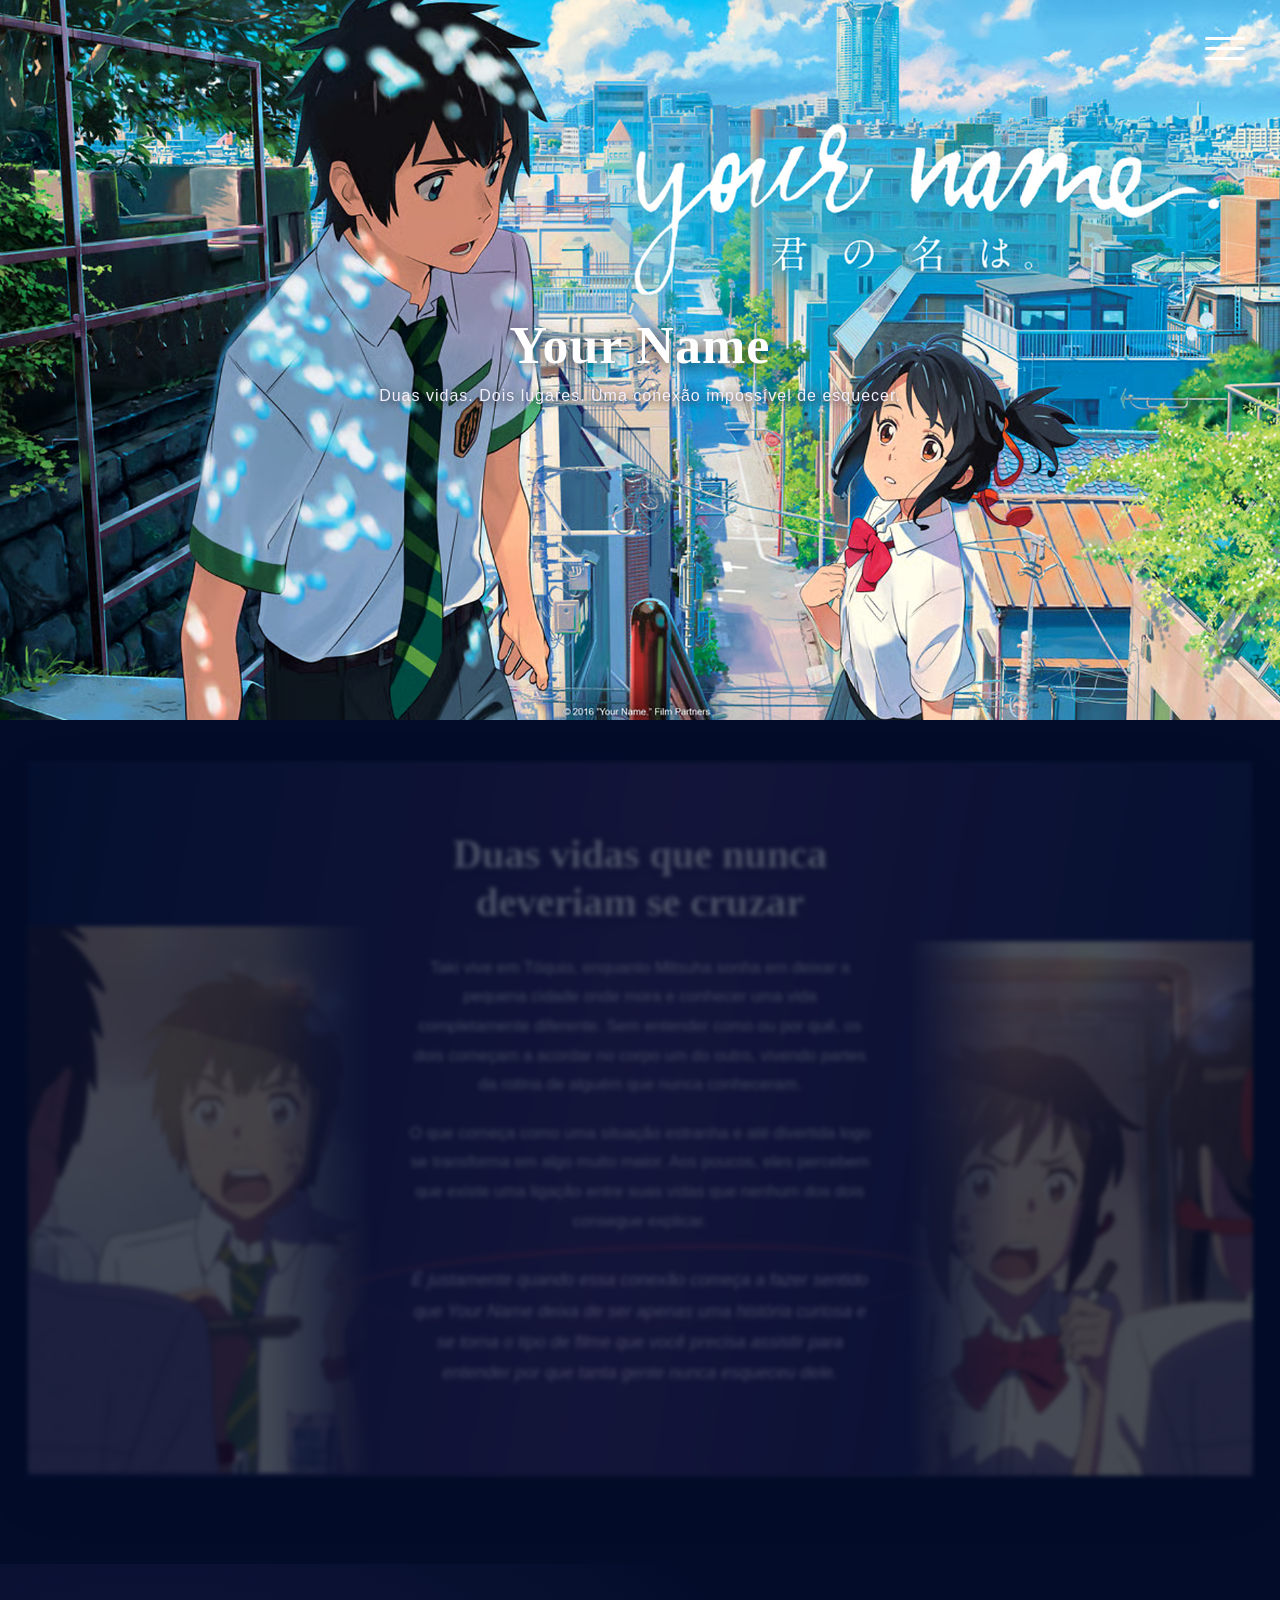
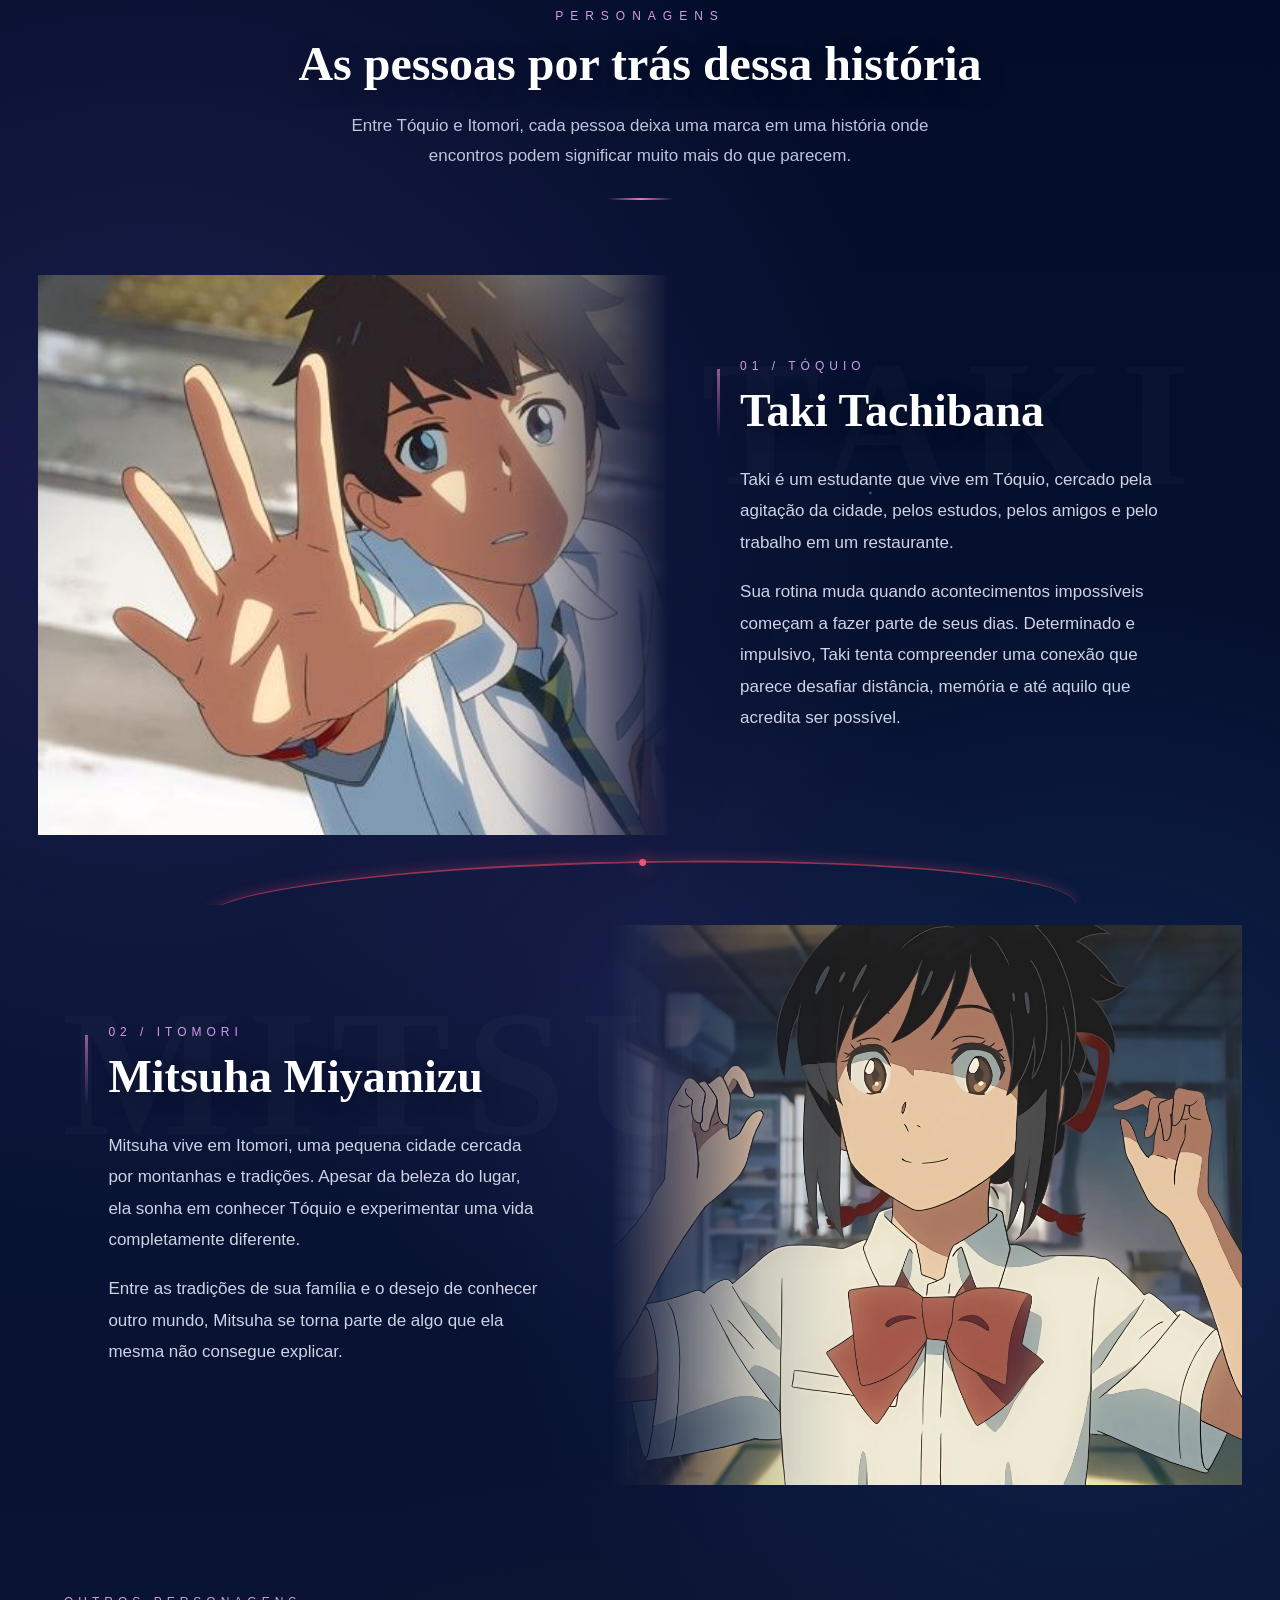
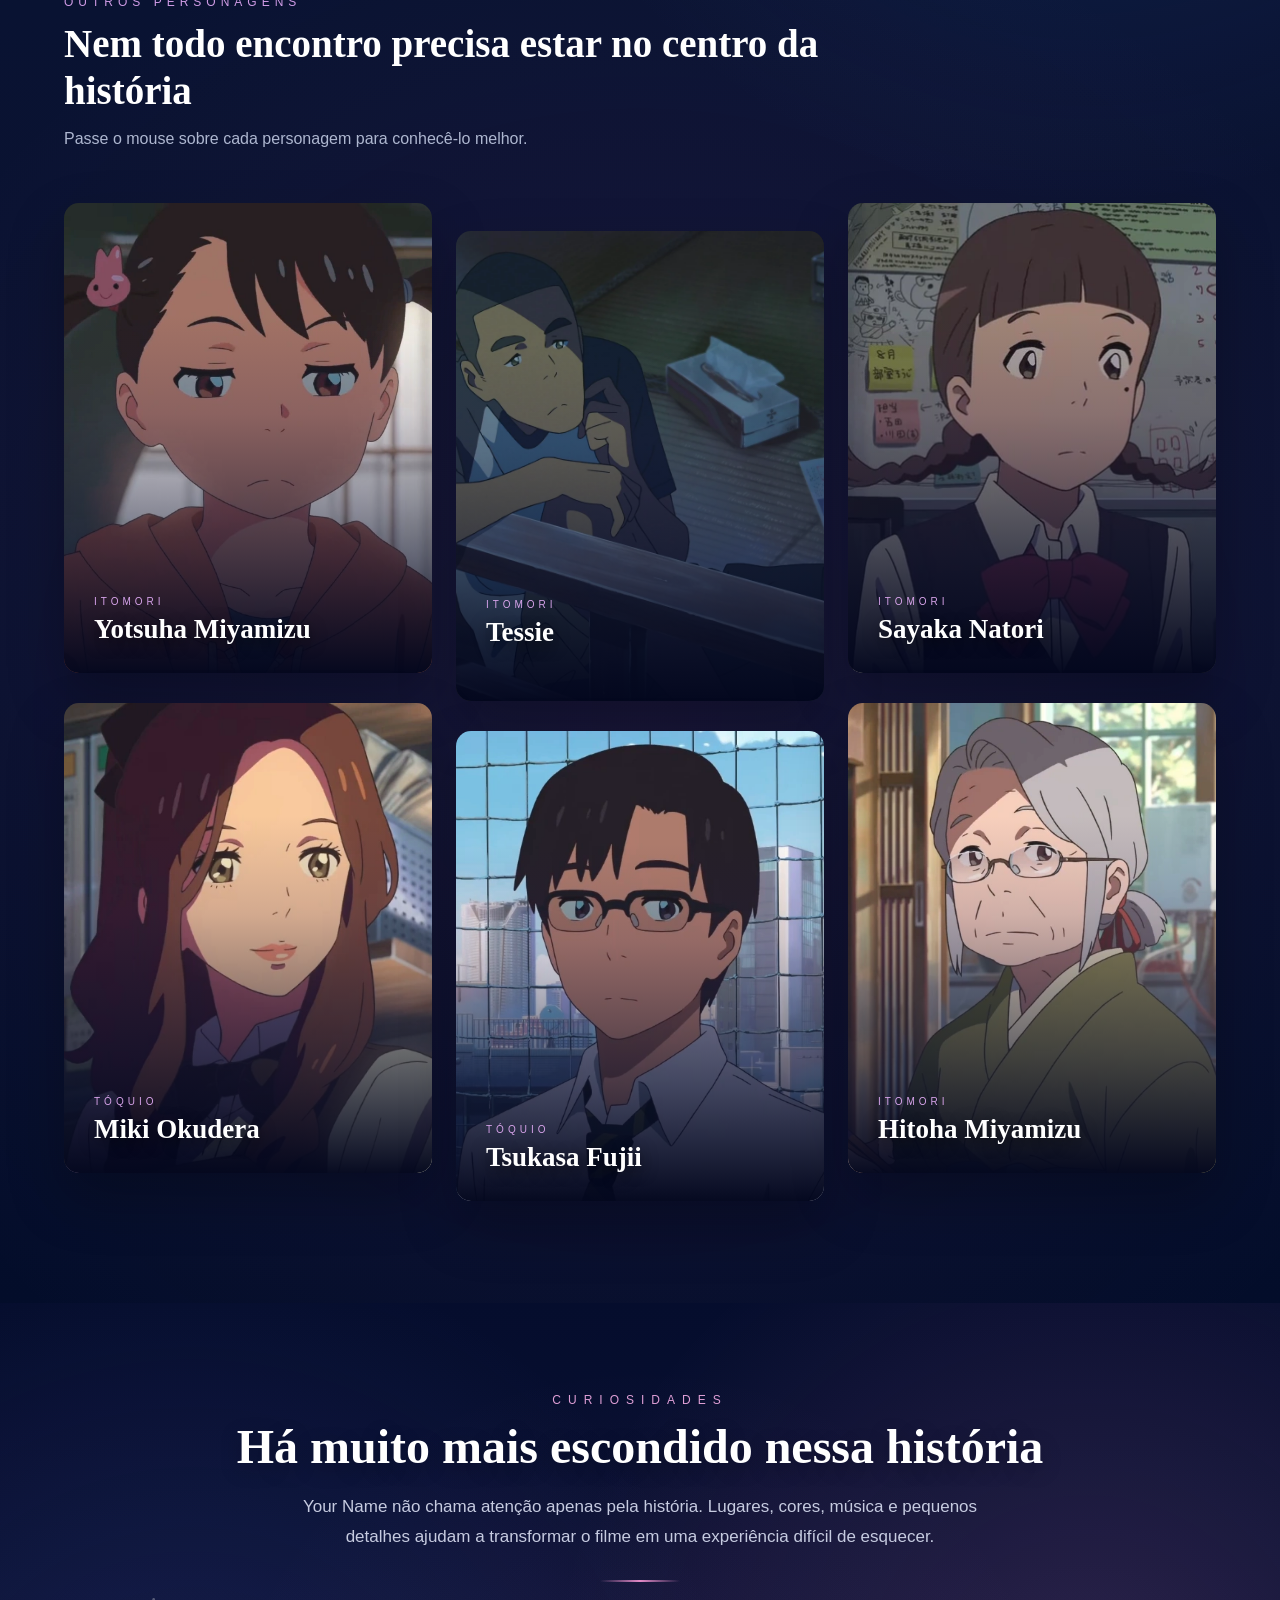
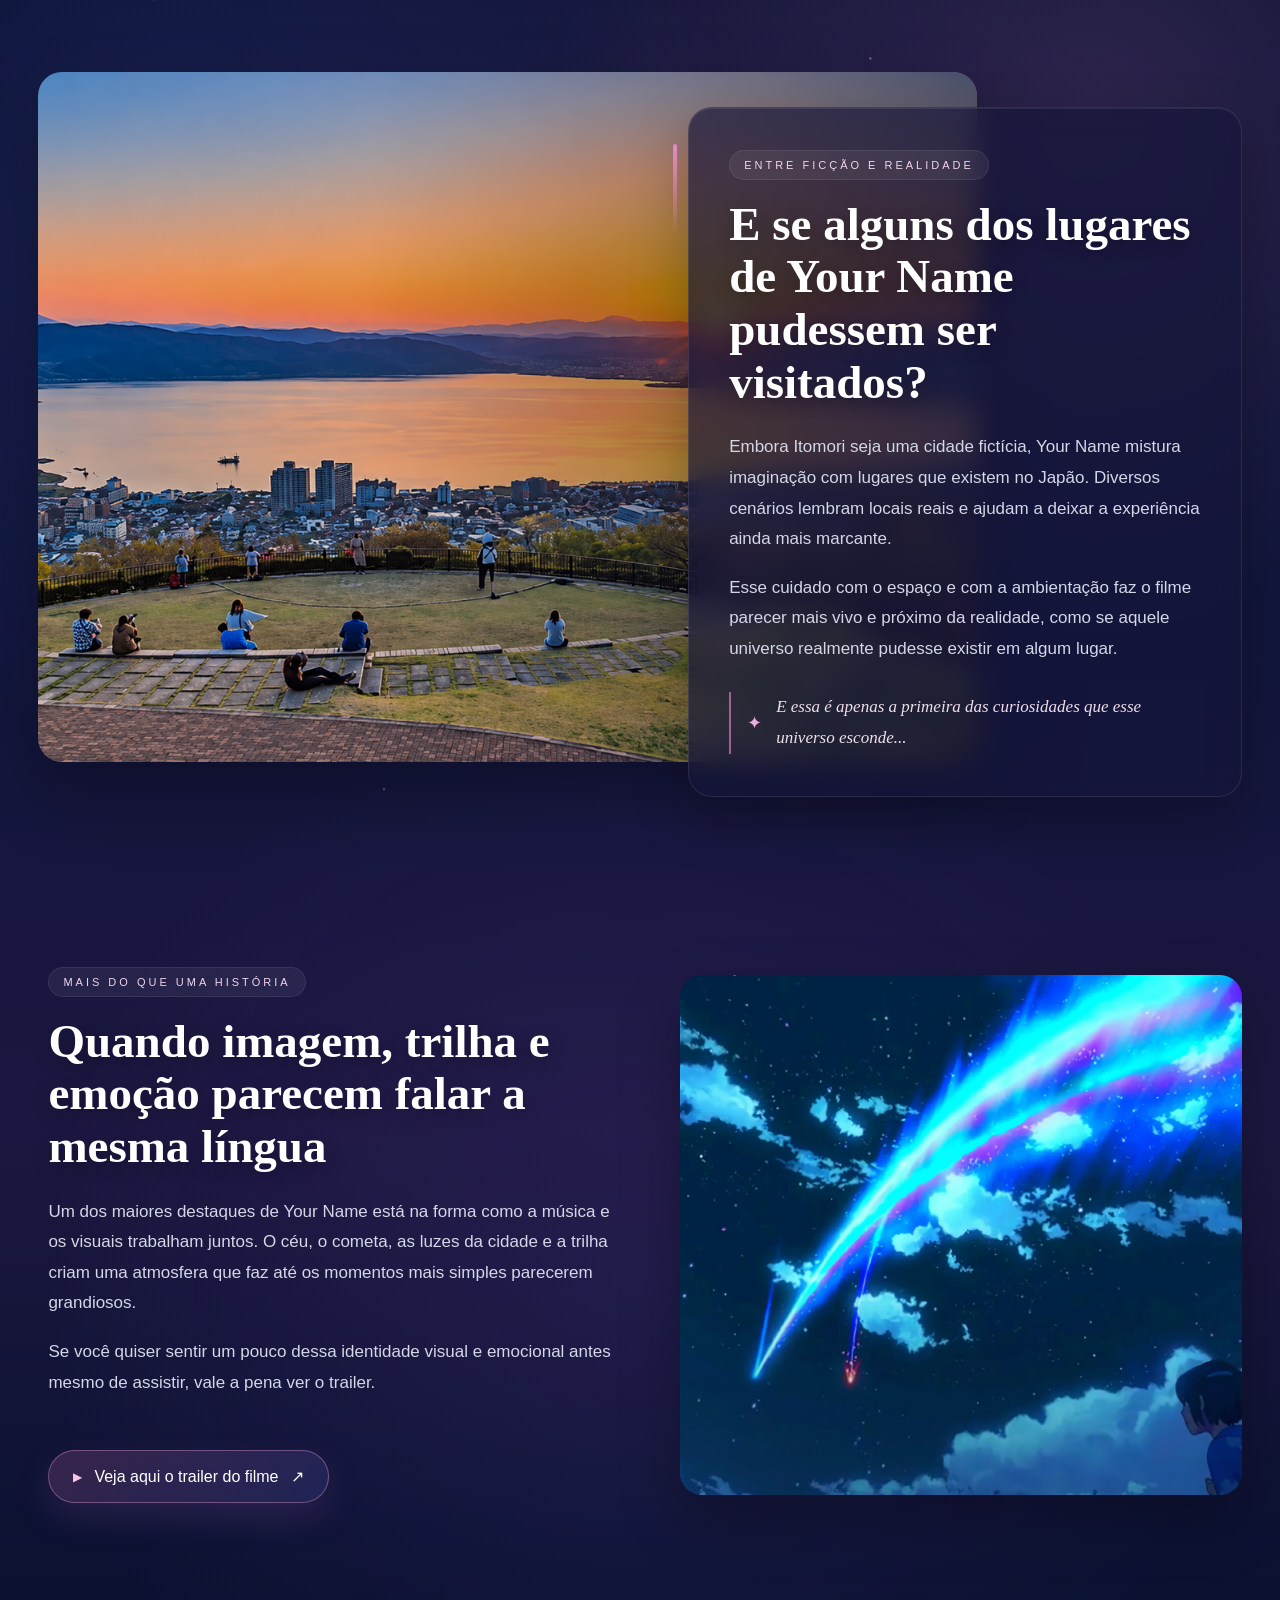
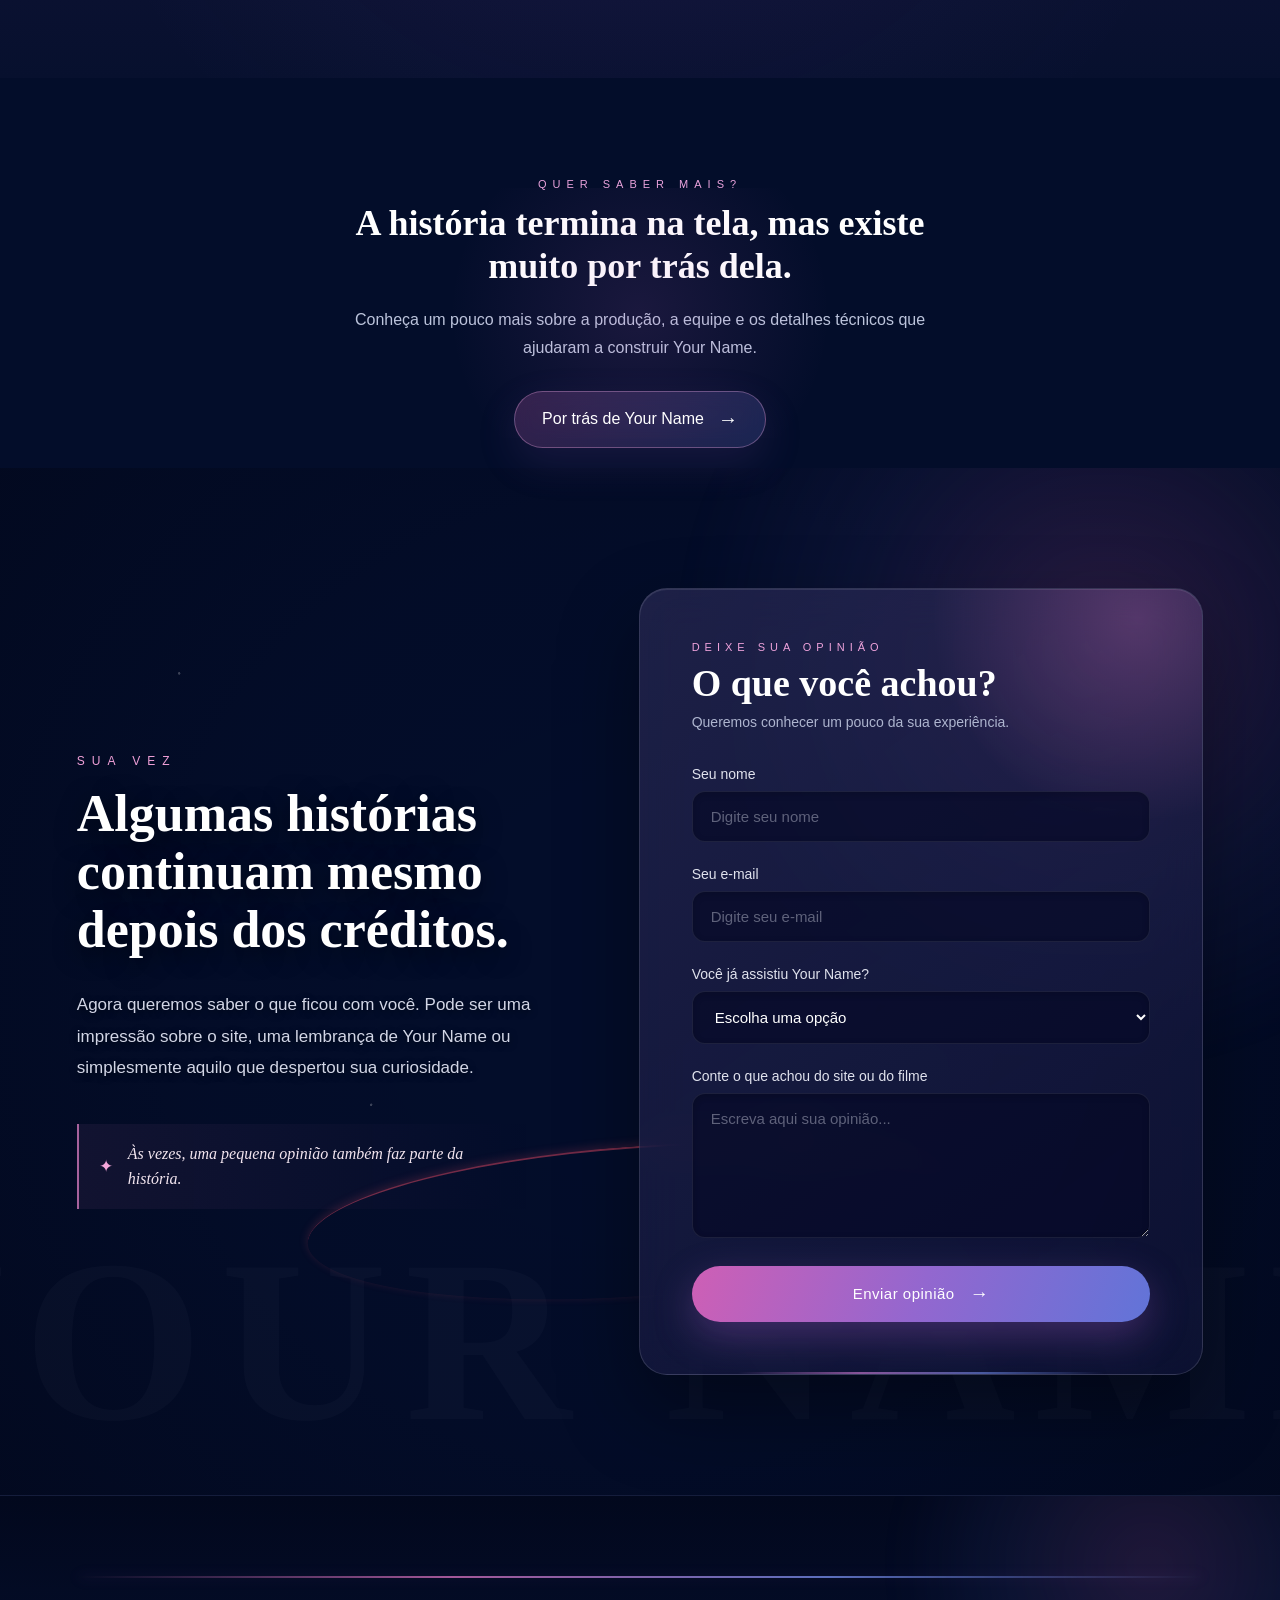
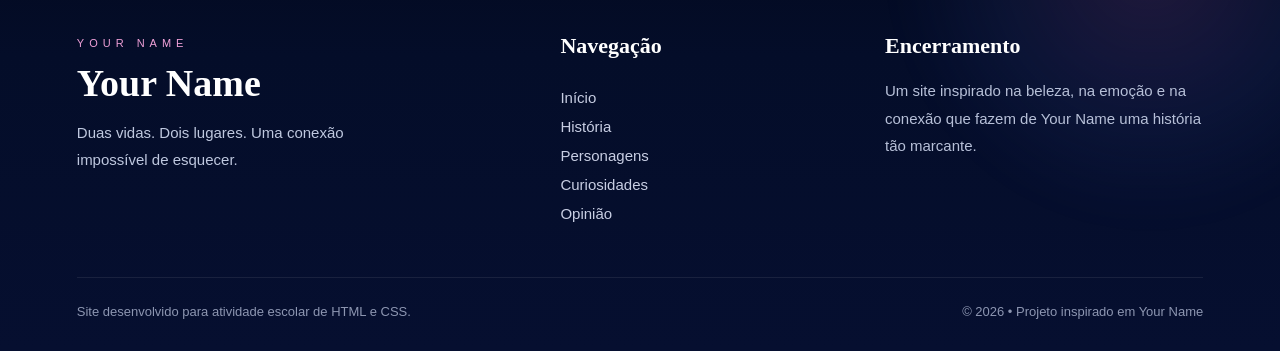
<file: index.html>
<!DOCTYPE html>
<html lang="pt-br">
<head>
    <meta charset="UTF-8">
    <meta name="viewport" content="width=device-width, initial-scale=1.0">
    <link rel="stylesheet" href="style.css">
    <title>Your name</title>
</head>

    

<body>
    <header class="inicio" id="inicio">
        
        <img
        class="imagem-inicio"
        src="./src/your_name_4k_upscaled.jpg"
        alt="Your Name"
    >

    <input type="checkbox" id="menu-abrir">

    <label for="menu-abrir" class="menu-botao">
        <span></span>
        <span></span>
        <span></span>
    </label>

    <nav class="menu">
        <a href="#inicio">Início</a>
        <a href="#historia">História</a>
        <a href="#personagens">Personagens</a>
        <a href="#curiosidades">Curiosidades</a>
    </nav>

    <div class="conteudo-inicio">

        <h1>Your Name</h1>

        <p class="subtitulo">
            Duas vidas. Dois lugares. Uma conexão impossível de esquecer.
        </p>

    </div>




    </header>



    <main>
         
        <div class="historia-faixa" id="historia">

        <div class="personagem-lado personagem-taki">
            <img src="./src/Capturar.PNG" alt="Taki de Your Name">
        </div>

        <div class="historia-centro">

            <h2>Duas vidas que nunca deveriam se cruzar</h2>

            <p>
                Taki vive em Tóquio, enquanto Mitsuha sonha em deixar
                a pequena cidade onde mora e conhecer uma vida completamente
                diferente. Sem entender como ou por quê, os dois começam
                a acordar no corpo um do outro, vivendo partes da rotina
                de alguém que nunca conheceram.
            </p>

            <p>
                O que começa como uma situação estranha e até divertida
                logo se transforma em algo muito maior. Aos poucos, eles
                percebem que existe uma ligação entre suas vidas que nenhum
                dos dois consegue explicar.
            </p>

            <p class="historia-impacto">
                É justamente quando essa conexão começa a fazer sentido
                que Your Name deixa de ser apenas uma história curiosa
                e se torna o tipo de filme que você precisa assistir
                para entender por que tanta gente nunca esqueceu dele.
            </p>

        </div>

        <div class="personagem-lado personagem-mitsuha">
            <img src="./src/pm.PNG" alt="Mitsuha de Your Name">
        </div>

    </div>



    <!-- =========================================
     PERSONAGENS
========================================= -->

<div class="secao-personagens" id="personagens">

    <!-- TÍTULO -->

    <div class="personagens-titulo">

        <span class="pequeno-titulo">PERSONAGENS</span>

        <h2>As pessoas por trás dessa história</h2>

        <p>
            Entre Tóquio e Itomori, cada pessoa deixa uma marca em uma
            história onde encontros podem significar muito mais do que parecem.
        </p>

    </div>


    <!-- =====================================
         TAKI
    ====================================== -->

    <div class="protagonista protagonista-taki">

        <span class="nome-fundo nome-taki">TAKI</span>

        <div class="protagonista-imagem">
            <img
                src="./src/mv5bytjhm2rkzdmtnduxns00y2rkltk4ztetmtgwnzg5njm4yjizxkeyxkfqcgdeqxvymzgxodm4njm-v1_orig.jpg"
                alt="Taki Tachibana, personagem de Your Name"
            >
        </div>

        <div class="protagonista-texto">

            <span class="protagonista-numero">01 / TÓQUIO</span>

            <h3>Taki Tachibana</h3>

            <p>
                Taki é um estudante que vive em Tóquio, cercado pela
                agitação da cidade, pelos estudos, pelos amigos e pelo
                trabalho em um restaurante.
            </p>

            <p>
                Sua rotina muda quando acontecimentos impossíveis começam
                a fazer parte de seus dias. Determinado e impulsivo,
                Taki tenta compreender uma conexão que parece desafiar
                distância, memória e até aquilo que acredita ser possível.
            </p>

        </div>

    </div>


    <!-- FIO ENTRE OS PROTAGONISTAS -->

    <div class="fio-conexao">
        <span></span>
    </div>


    <!-- =====================================
         MITSUHA
    ====================================== -->

    <div class="protagonista protagonista-mitsuha">

        <span class="nome-fundo nome-mitsuha">MITSUHA</span>

        <div class="protagonista-texto">

            <span class="protagonista-numero">02 / ITOMORI</span>

            <h3>Mitsuha Miyamizu</h3>

            <p>
                Mitsuha vive em Itomori, uma pequena cidade cercada por
                montanhas e tradições. Apesar da beleza do lugar, ela
                sonha em conhecer Tóquio e experimentar uma vida
                completamente diferente.
            </p>

            <p>
                Entre as tradições de sua família e o desejo de conhecer
                outro mundo, Mitsuha se torna parte de algo que ela mesma
                não consegue explicar.
            </p>

        </div>

        <div class="protagonista-imagem">
            <img
                src="./src/Mitsuha_Miyamizu_13.webp"
                alt="Mitsuha Miyamizu, personagem de Your Name"
            >
        </div>

    </div>


    <!-- =====================================
         SECUNDÁRIOS
    ====================================== -->

    <div class="personagens-secundarios">

        <div class="secundarios-titulo">

            <span>OUTROS PERSONAGENS</span>

            <h2>Nem todo encontro precisa estar no centro da história</h2>

            <p>
                Passe o mouse sobre cada personagem para conhecê-lo melhor.
            </p>

        </div>


        <div class="grade-personagens">


            <!-- YOTSUHA -->

            <div class="card-personagem">

                <img
                    src="./src/Yotsuha_Miyamizu_13.webp"
                    alt="Yotsuha Miyamizu, irmã de Mitsuha"
                >

                <div class="card-fundo"></div>

                <div class="card-informacoes">

                    <span>ITOMORI</span>

                    <h3>Yotsuha Miyamizu</h3>

                    <p>
                        Irmã mais nova de Mitsuha. Espontânea e observadora,
                        participa da rotina e das tradições da família
                        Miyamizu.
                    </p>

                </div>

            </div>


            <!-- TESSIE -->

            <div class="card-personagem">

                <img
                    src="./src/Katsuhiko_Teshigawara.webp"
                    alt="Katsuhiko Teshigawara, conhecido como Tessie"
                >

                <div class="card-fundo"></div>

                <div class="card-informacoes">

                    <span>ITOMORI</span>

                    <h3>Tessie</h3>

                    <p>
                        Um dos amigos mais próximos de Mitsuha. Descontraído
                        e curioso, demonstra grande lealdade quando seus
                        amigos realmente precisam dele.
                    </p>

                </div>

            </div>


            <!-- SAYAKA -->

            <div class="card-personagem">

                <img
                    src="./src/Sayaka_13.webp"
                    alt="Sayaka Natori, amiga de Mitsuha"
                >

                <div class="card-fundo"></div>

                <div class="card-informacoes">

                    <span>ITOMORI</span>

                    <h3>Sayaka Natori</h3>

                    <p>
                        Amiga de Mitsuha e Tessie. Reservada e sensata,
                        ela completa o pequeno grupo de amigos de Itomori.
                    </p>

                </div>

            </div>


            <!-- OKUDERA -->

            <div class="card-personagem">

                <img
                    src="./src/Miki_Okudera_16.webp"
                    alt="Miki Okudera, colega de trabalho de Taki"
                >

                <div class="card-fundo"></div>

                <div class="card-informacoes">

                    <span>TÓQUIO</span>

                    <h3>Miki Okudera</h3>

                    <p>
                        Colega de trabalho de Taki. Confiante e observadora,
                        ela ocupa um lugar importante em sua rotina em Tóquio.
                    </p>

                </div>

            </div>


            <!-- TSUKASA -->

            <div class="card-personagem">

                <img
                    src="./src/Tsukasa_Fujii_16.webp"
                    alt="Tsukasa Fujii, amigo de Taki"
                >

                <div class="card-fundo"></div>

                <div class="card-informacoes">

                    <span>TÓQUIO</span>

                    <h3>Tsukasa Fujii</h3>

                    <p>
                        Um dos amigos próximos de Taki. Ele percebe quando
                        o comportamento do amigo começa a parecer diferente
                        do habitual.
                    </p>

                </div>

            </div>


            <!-- HITOHA -->

            <div class="card-personagem">

                <img
                    src="./src/Hitoha_Miyamizu.webp"
                    alt="Hitoha Miyamizu, avó de Mitsuha"
                >

                <div class="card-fundo"></div>

                <div class="card-informacoes">

                    <span>ITOMORI</span>

                    <h3>Hitoha Miyamizu</h3>

                    <p>
                        Avó de Mitsuha e Yotsuha. Ela preserva as tradições
                        da família e representa uma forte ligação com
                        memória e passado.
                    </p>

                </div>

            </div>


        </div>

    </div>

</div>




<!-- =========================================
     CURIOSIDADES
========================================= -->

<div class="secao-curiosidades" id="curiosidades">

    <div class="brilho-cometa"></div>

    <div class="curiosidades-topo">
        <span class="curiosidades-label">CURIOSIDADES</span>
        <h2>Há muito mais escondido nessa história</h2>
        <p>
            Your Name não chama atenção apenas pela história. Lugares,
            cores, música e pequenos detalhes ajudam a transformar o filme
            em uma experiência difícil de esquecer.
        </p>
    </div>


    <!-- =====================================
         CURIOSIDADE 01
    ====================================== -->

    <div class="curiosidade-destaque">

        <span class="numero-fundo-curiosidade">01</span>

        <div class="curiosidade-destaque-imagem">
            <img
                src="./src/55ec703a-03cb-4e5f-b858-4fadd3f61f8e.png"
                alt="Paisagem inspirada nos cenários de Your Name"
            >
        </div>

        <div class="curiosidade-destaque-card">

            <span class="mini-tag">ENTRE FICÇÃO E REALIDADE</span>

            <h3>
                E se alguns dos lugares de Your Name
                pudessem ser visitados?
            </h3>

            <p>
                Embora Itomori seja uma cidade fictícia, Your Name mistura
                imaginação com lugares que existem no Japão. Diversos
                cenários lembram locais reais e ajudam a deixar a experiência
                ainda mais marcante.
            </p>

            <p>
                Esse cuidado com o espaço e com a ambientação faz o filme
                parecer mais vivo e próximo da realidade, como se aquele
                universo realmente pudesse existir em algum lugar.
            </p>

            <div class="curiosidade-frase">
                <span>✦</span>
                <p>
                    E essa é apenas a primeira das curiosidades que esse
                    universo esconde...
                </p>
            </div>

        </div>

    </div>


    <!-- =====================================
         CURIOSIDADE 02
    ====================================== -->

    <div class="curiosidade-trailer-premium">

        <div class="curiosidade-trailer-texto">

            <span class="mini-tag">MAIS DO QUE UMA HISTÓRIA</span>

            <h3>
                Quando imagem, trilha e emoção
                parecem falar a mesma língua
            </h3>

            <p>
                Um dos maiores destaques de Your Name está na forma como
                a música e os visuais trabalham juntos. O céu, o cometa,
                as luzes da cidade e a trilha criam uma atmosfera que faz
                até os momentos mais simples parecerem grandiosos.
            </p>

            <p>
                Se você quiser sentir um pouco dessa identidade visual e
                emocional antes mesmo de assistir, vale a pena ver o trailer.
            </p>

            <a
                class="botao-trailer-premium"
                href="https://www.youtube.com/watch?v=k4xGqY5IDBE"
                target="_blank"
                rel="noopener noreferrer"
            >
                <span class="play-premium">▶</span>
                <span>Veja aqui o trailer do filme</span>
                <span class="seta-premium">↗</span>
            </a>

        </div>

        <div class="curiosidade-trailer-imagem">
            <img
                src="./src/your-name-anime-comet-scene-u9lsdadsmybxrq05.jpg"
                alt="Céu com cometa representando a atmosfera visual de Your Name"
            >
        </div>

    </div>

</div>




<div class="acesso-bastidores">

    <span class="acesso-bastidores-tag">
        QUER SABER MAIS?
    </span>

    <h3>
        A história termina na tela,
        mas existe muito por trás dela.
    </h3>

    <p>
        Conheça um pouco mais sobre a produção,
        a equipe e os detalhes técnicos que ajudaram
        a construir Your Name.
    </p>

    <a
        href="./curiosidades.html"
        class="botao-bastidores"
    >
        <span>Por trás de Your Name</span>
        <span class="seta-bastidores">→</span>
    </a>

</div>



<!-- =========================================
     OPINIÃO
========================================= -->

<div class="secao-opiniao" id="opiniao">

    <!-- elementos decorativos -->

    <span class="nome-fundo-opiniao">
        YOUR NAME
    </span>

    <div class="brilho-opiniao"></div>

    <div class="fio-opiniao"></div>


    <div class="opiniao-conteudo">


        <!-- =================================
             TEXTO
        ================================== -->

        <div class="opiniao-introducao">

            <span class="opiniao-tag">
                SUA VEZ
            </span>

            <h2>
                Algumas histórias continuam
                mesmo depois dos créditos.
            </h2>

            <p>
                Agora queremos saber o que ficou com você.
                Pode ser uma impressão sobre o site, uma lembrança
                de Your Name ou simplesmente aquilo que despertou
                sua curiosidade.
            </p>


            <div class="opiniao-frase">

                <span>✦</span>

                <p>
                    Às vezes, uma pequena opinião também
                    faz parte da história.
                </p>

            </div>

        </div>


        <!-- =================================
             FORMULÁRIO
        ================================== -->

        <form class="formulario-opiniao">

            <div class="formulario-topo">

                <span>
                    DEIXE SUA OPINIÃO
                </span>

                <h3>
                    O que você achou?
                </h3>

                <p>
                    Queremos conhecer um pouco da sua experiência.
                </p>

            </div>


            <!-- NOME -->

            <div class="campo-formulario">

                <label for="nome">
                    Seu nome
                </label>

                <input
                    type="text"
                    id="nome"
                    name="nome"
                    placeholder="Digite seu nome"
                    required
                >

            </div>


            <!-- EMAIL -->

            <div class="campo-formulario">

                <label for="email">
                    Seu e-mail
                </label>

                <input
                    type="email"
                    id="email"
                    name="email"
                    placeholder="Digite seu e-mail"
                    required
                >

            </div>


            <!-- JÁ ASSISTIU? -->

            <div class="campo-formulario">

                <label for="assistiu">
                    Você já assistiu Your Name?
                </label>

                <select
                    id="assistiu"
                    name="assistiu"
                >

                    <option value="">
                        Escolha uma opção
                    </option>

                    <option value="sim">
                        Sim, já assisti
                    </option>

                    <option value="nao">
                        Ainda não
                    </option>

                    <option value="quero">
                        Quero assistir
                    </option>

                </select>

            </div>


            <!-- OPINIÃO -->

            <div class="campo-formulario">

                <label for="mensagem">
                    Conte o que achou do site ou do filme
                </label>

                <textarea
                    id="mensagem"
                    name="mensagem"
                    rows="6"
                    placeholder="Escreva aqui sua opinião..."
                    required
                ></textarea>

            </div>


            <!-- BOTÃO -->

            <button
                class="botao-enviar"
                type="submit"
            >

                <span>
                    Enviar opinião
                </span>

                <span class="seta-enviar">
                    →
                </span>

            </button>

        </form>

    </div>

</div>

















</main>




<footer class="rodape">

    <div class="rodape-brilho"></div>
    <div class="rodape-linha-cometa"></div>

    <div class="rodape-conteudo">

        <div class="rodape-marca">
            <span class="rodape-tag">YOUR NAME</span>

            <h2>Your Name</h2>

            <p>
                Duas vidas. Dois lugares. Uma conexão impossível de esquecer.
            </p>
        </div>


        <div class="rodape-links">
            <h3>Navegação</h3>

            <a href="#inicio">Início</a>
            <a href="#historia">História</a>
            <a href="#personagens">Personagens</a>
            <a href="#curiosidades">Curiosidades</a>
            <a href="#opiniao">Opinião</a>
        </div>


        <div class="rodape-frase">
            <h3>Encerramento</h3>

            <p>
                Um site inspirado na beleza, na emoção e na conexão
                que fazem de Your Name uma história tão marcante.
            </p>
        </div>

    </div>


    <div class="rodape-base">

        <p>
            Site desenvolvido para atividade escolar de HTML e CSS.
        </p>

        <p>
            © 2026 • Projeto inspirado em Your Name
        </p>

    </div>

</footer>

    

     
     
     
     
     
     
     
     
     
     
     



















<script src="script.js"></script>


    
</body>
</html>
</file>
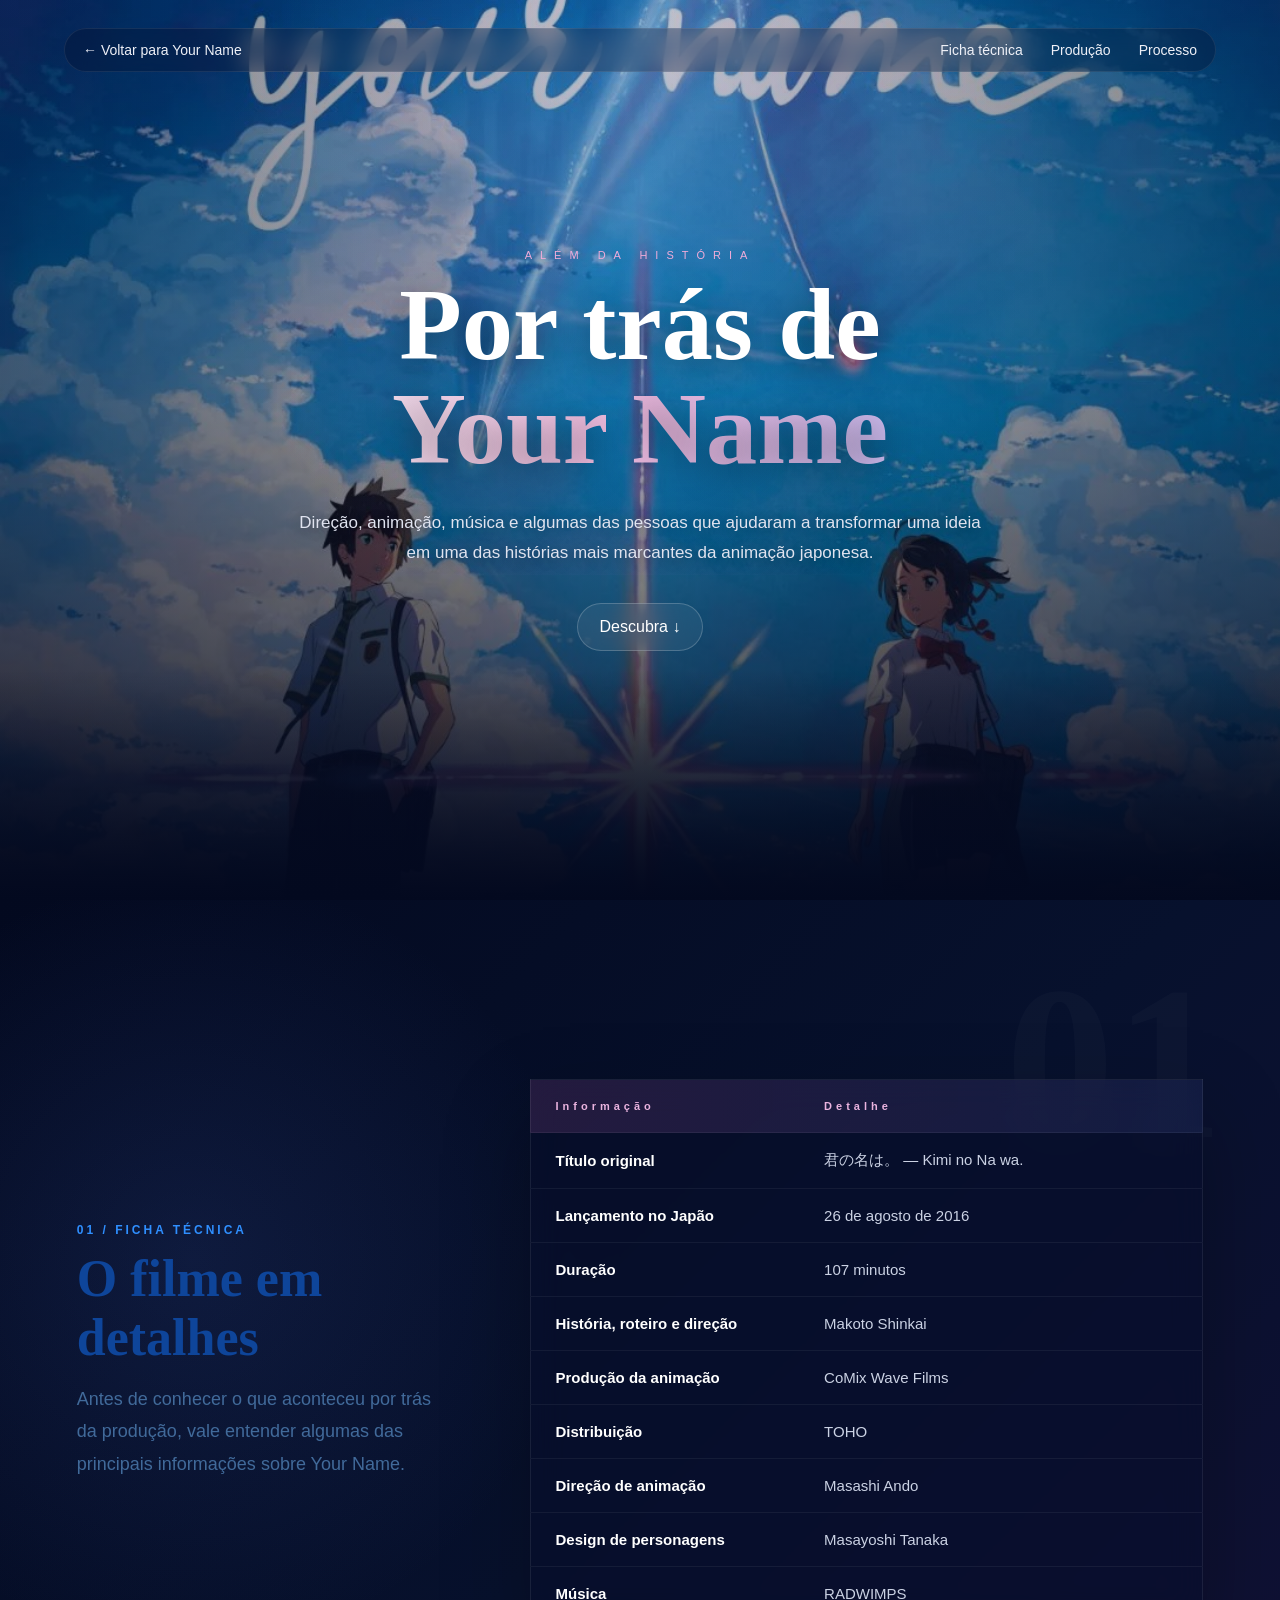
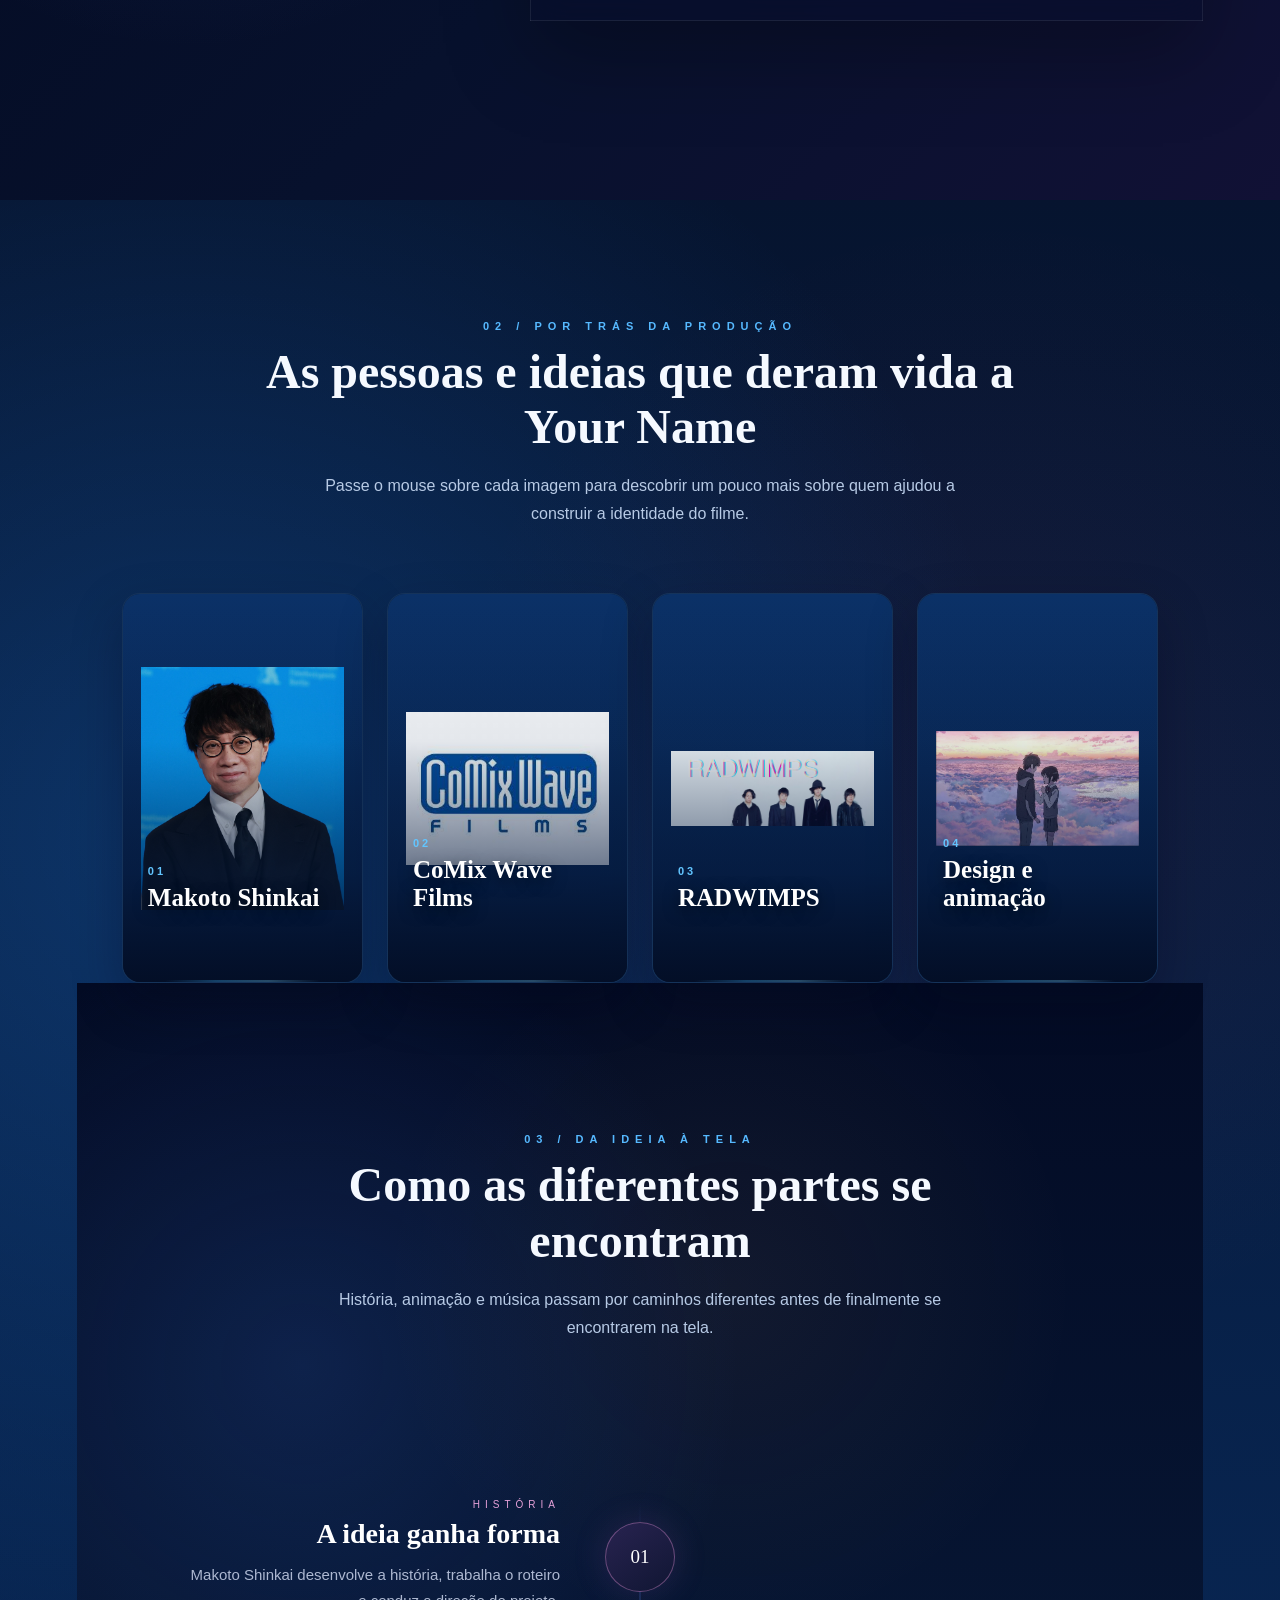
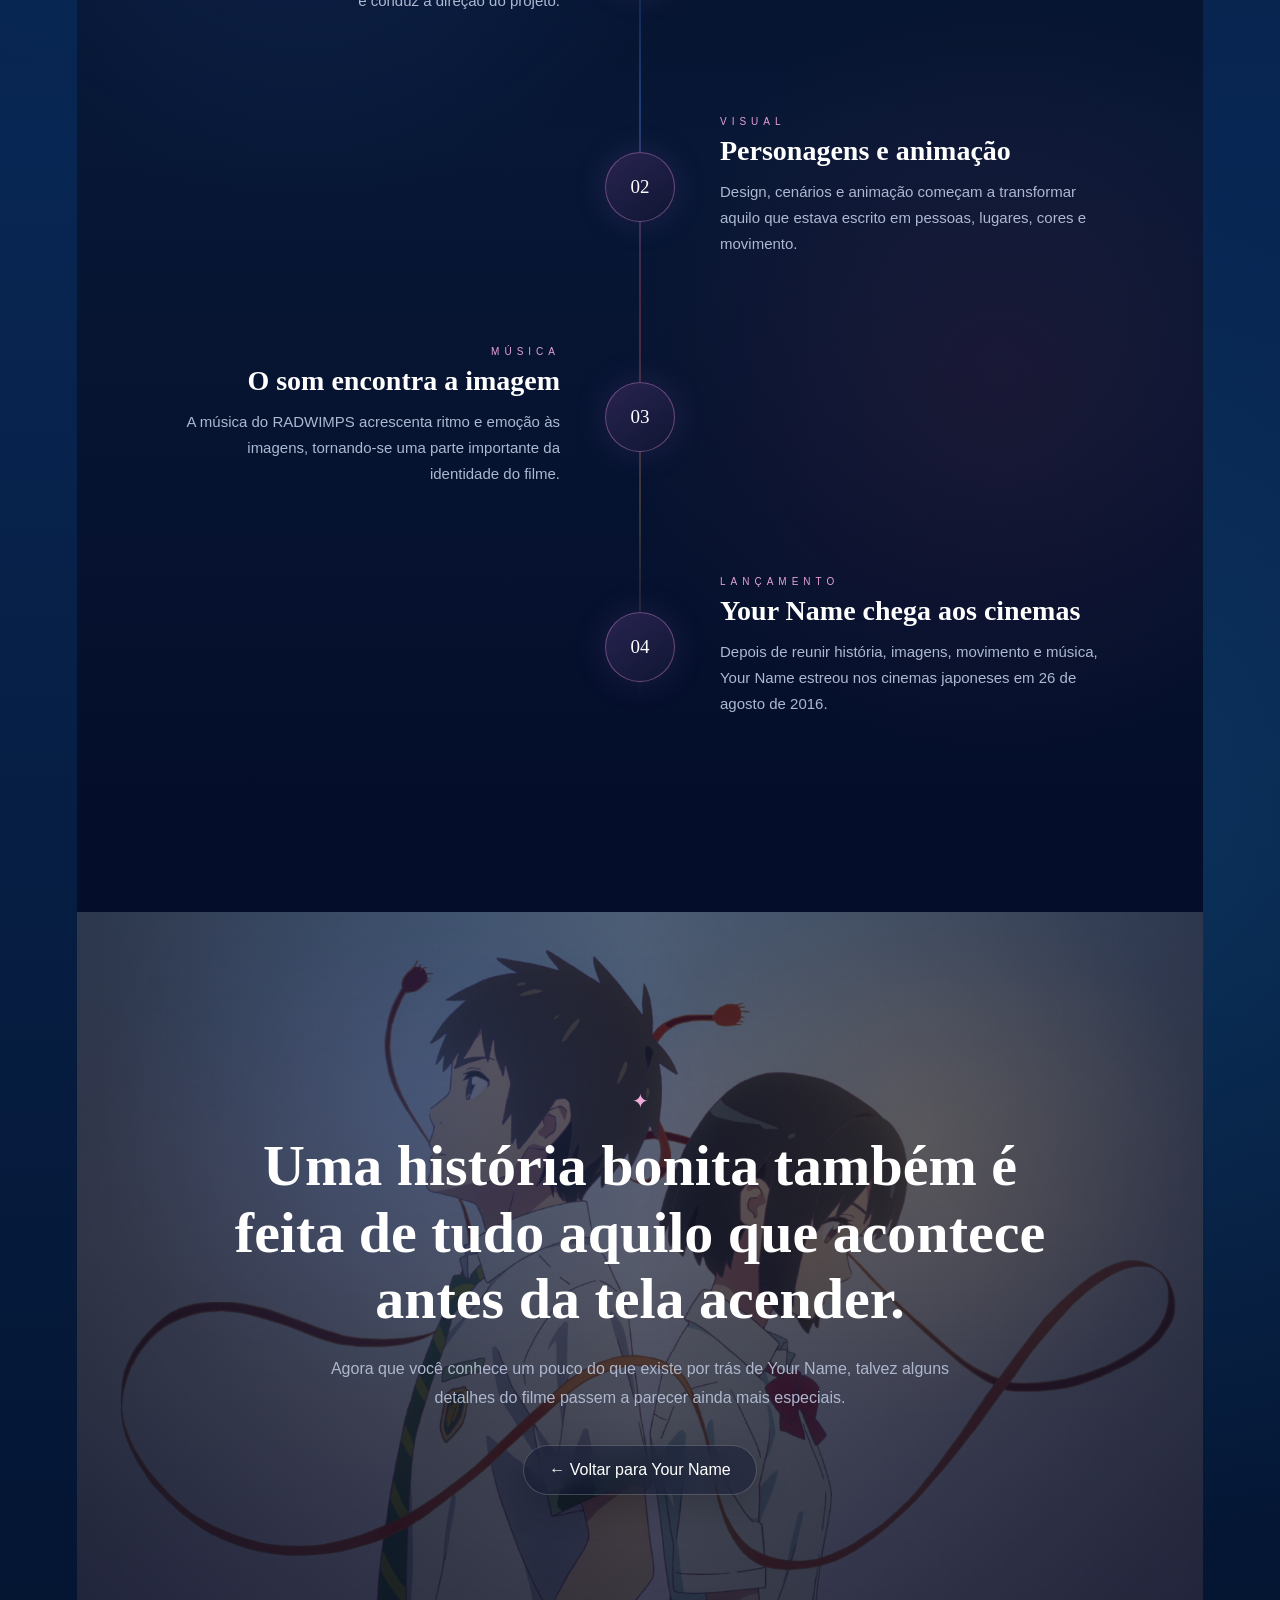
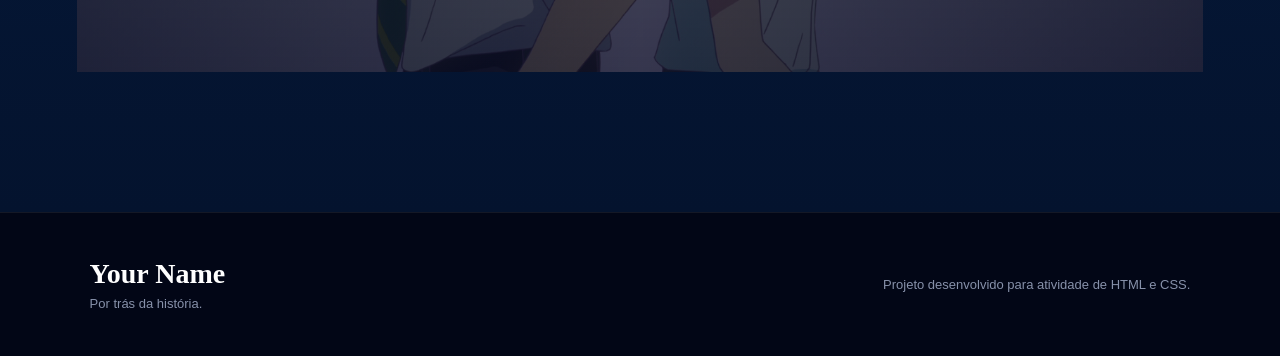
<file: curiosidades.html>
<!DOCTYPE html>

<html lang="pt-br">

<head>

    <meta charset="UTF-8">

    <meta
        name="viewport"
        content="width=device-width, initial-scale=1.0"
    >

    <title>
        Por trás de Your Name
    </title>

    <link
        rel="stylesheet"
        href="./curiosidades.css"
    >

</head>


<body>


    <!-- =========================================
         ABERTURA
    ========================================== -->

    <header class="bastidores-inicio">

        <nav class="bastidores-nav">

            <a
                href="./index.html"
                class="voltar-site"
            >
                ← Voltar para Your Name
            </a>


            <div class="nav-links">

                <a href="#ficha">
                    Ficha técnica
                </a>

                <a href="#producao">
                    Produção
                </a>

                <a href="#processo">
                    Processo
                </a>

            </div>

        </nav>


        <div class="bastidores-hero">

            <span class="hero-mini">
                ALÉM DA HISTÓRIA
            </span>

            <h1>
                Por trás de

                <span>
                    Your Name
                </span>
            </h1>

            <p>
                Direção, animação, música e algumas das pessoas
                que ajudaram a transformar uma ideia em uma das
                histórias mais marcantes da animação japonesa.
            </p>


            <a
                href="#ficha"
                class="descer-bastidores"
            >
                Descubra ↓
            </a>

        </div>

    </header>



    <main>


        <!-- =========================================
             01 / FICHA TÉCNICA
             TABLE
        ========================================== -->

        <div
            class="secao-tecnica"
            id="ficha"
        >

            <div class="secao-titulo">

                <span>
                    01 / FICHA TÉCNICA
                </span>

                <h2>
                    O filme em detalhes
                </h2>

                <p>
                    Antes de conhecer o que aconteceu por trás
                    da produção, vale entender algumas das principais
                    informações sobre Your Name.
                </p>

            </div>


            <div class="tabela-container">

                <span class="numero-fundo">
                    01
                </span>


                <table class="tabela-filme">

                    <thead>

                        <tr>

                            <th>
                                Informação
                            </th>

                            <th>
                                Detalhe
                            </th>

                        </tr>

                    </thead>


                    <tbody>

                        <tr>

                            <td>
                                Título original
                            </td>

                            <td>
                                君の名は。 — Kimi no Na wa.
                            </td>

                        </tr>


                        <tr>

                            <td>
                                Lançamento no Japão
                            </td>

                            <td>
                                26 de agosto de 2016
                            </td>

                        </tr>


                        <tr>

                            <td>
                                Duração
                            </td>

                            <td>
                                107 minutos
                            </td>

                        </tr>


                        <tr>

                            <td>
                                História, roteiro e direção
                            </td>

                            <td>
                                Makoto Shinkai
                            </td>

                        </tr>


                        <tr>

                            <td>
                                Produção da animação
                            </td>

                            <td>
                                CoMix Wave Films
                            </td>

                        </tr>


                        <tr>

                            <td>
                                Distribuição
                            </td>

                            <td>
                                TOHO
                            </td>

                        </tr>


                        <tr>

                            <td>
                                Direção de animação
                            </td>

                            <td>
                                Masashi Ando
                            </td>

                        </tr>


                        <tr>

                            <td>
                                Design de personagens
                            </td>

                            <td>
                                Masayoshi Tanaka
                            </td>

                        </tr>


                        <tr>

                            <td>
                                Música
                            </td>

                            <td>
                                RADWIMPS
                            </td>

                        </tr>

                    </tbody>

                </table>

            </div>

        </div>



        <!-- =========================================
             02 / POR TRÁS DA PRODUÇÃO
             UL
        ========================================== -->

        <div
            class="secao-producao"
            id="producao"
        >

            <div class="secao-titulo">

                <span>
                    02 / POR TRÁS DA PRODUÇÃO
                </span>

                <h2>
                    As pessoas e ideias que
                    deram vida a Your Name
                </h2>

                <p>
                    Passe o mouse sobre cada imagem para descobrir
                    um pouco mais sobre quem ajudou a construir
                    a identidade do filme.
                </p>

            </div>


           <ul class="lista-producao">

    <li class="producao-card">
        <div class="card-imagem">
            <img src="./src/Makoto_Shinkai,_2023.jpg" alt="Makoto Shinkai">
        </div>

        <div class="card-texto">
            <span class="card-numero">01</span>
            <h3>Makoto Shinkai</h3>
            <p>
                Criador da história, roteirista e diretor de Your Name.
                Foi ele quem deu ao filme esse tom emocional, delicado e marcante.
            </p>
        </div>
    </li>

    <li class="producao-card">
        <div class="card-imagem">
            <img src="./src/images.jfif" alt="CoMix Wave Films">
        </div>

        <div class="card-texto">
            <span class="card-numero">02</span>
            <h3>CoMix Wave Films</h3>
            <p>
                Estúdio responsável pela animação do filme, ajudando a criar
                os cenários, as cidades e a identidade visual tão bonita da obra.
            </p>
        </div>
    </li>

    <li class="producao-card">
        <div class="card-imagem">
            <img src="./src/radwimps.png" alt="RADWIMPS">
        </div>

        <div class="card-texto">
            <span class="card-numero">03</span>
            <h3>RADWIMPS</h3>
            <p>
                A banda responsável pela trilha sonora de Your Name,
                deixando muitos momentos ainda mais emocionantes e inesquecíveis.
            </p>
        </div>
    </li>

    <li class="producao-card">
        <div class="card-imagem">
            <img src="./src/your-name.jpg" alt="Design e animação">
        </div>

        <div class="card-texto">
            <span class="card-numero">04</span>
            <h3>Design e animação</h3>
            <p>
                O design dos personagens e a animação ajudam a transformar
                sentimentos e pequenos momentos em algo visualmente especial.
            </p>
        </div>
    </li>

</ul>



        <!-- =========================================
             03 / DA IDEIA À TELA
             OL
        ========================================== -->

        <div
            class="secao-processo"
            id="processo"
        >

            <div class="secao-titulo">

                <span>
                    03 / DA IDEIA À TELA
                </span>

                <h2>
                    Como as diferentes partes
                    se encontram
                </h2>

                <p>
                    História, animação e música passam por caminhos
                    diferentes antes de finalmente se encontrarem
                    na tela.
                </p>

            </div>


            <ol class="linha-processo">


                <!-- ETAPA 01 -->

                <li>

                    <span class="processo-numero">
                        01
                    </span>

                    <div class="processo-conteudo">

                        <span class="processo-tag">
                            HISTÓRIA
                        </span>

                        <h3>
                            A ideia ganha forma
                        </h3>

                        <p>
                            Makoto Shinkai desenvolve a história,
                            trabalha o roteiro e conduz a direção
                            do projeto.
                        </p>

                    </div>

                </li>



                <!-- ETAPA 02 -->

                <li>

                    <span class="processo-numero">
                        02
                    </span>

                    <div class="processo-conteudo">

                        <span class="processo-tag">
                            VISUAL
                        </span>

                        <h3>
                            Personagens e animação
                        </h3>

                        <p>
                            Design, cenários e animação começam
                            a transformar aquilo que estava escrito
                            em pessoas, lugares, cores e movimento.
                        </p>

                    </div>

                </li>



                <!-- ETAPA 03 -->

                <li>

                    <span class="processo-numero">
                        03
                    </span>

                    <div class="processo-conteudo">

                        <span class="processo-tag">
                            MÚSICA
                        </span>

                        <h3>
                            O som encontra a imagem
                        </h3>

                        <p>
                            A música do RADWIMPS acrescenta ritmo
                            e emoção às imagens, tornando-se uma
                            parte importante da identidade do filme.
                        </p>

                    </div>

                </li>



                <!-- ETAPA 04 -->

                <li>

                    <span class="processo-numero">
                        04
                    </span>

                    <div class="processo-conteudo">

                        <span class="processo-tag">
                            LANÇAMENTO
                        </span>

                        <h3>
                            Your Name chega aos cinemas
                        </h3>

                        <p>
                            Depois de reunir história, imagens,
                            movimento e música, Your Name estreou
                            nos cinemas japoneses em 26 de agosto
                            de 2016.
                        </p>

                    </div>

                </li>


            </ol>

        </div>



        <!-- =========================================
             ENCERRAMENTO
        ========================================== -->

        <div class="final-bastidores">

            <span>
                ✦
            </span>


            <h2>
                Uma história bonita também é feita
                de tudo aquilo que acontece antes
                da tela acender.
            </h2>


            <p>
                Agora que você conhece um pouco do que existe
                por trás de Your Name, talvez alguns detalhes
                do filme passem a parecer ainda mais especiais.
            </p>


            <a href="./index.html">
                ← Voltar para Your Name
            </a>

        </div>


    </main>



    <!-- =========================================
         FOOTER
    ========================================== -->

    <footer class="footer-bastidores">

        <div>

            <h2>
                Your Name
            </h2>

            <p>
                Por trás da história.
            </p>

        </div>


        <p>
            Projeto desenvolvido para atividade de HTML e CSS.
        </p>

    </footer>


</body>

</html>
</file>
<file: style.css>
* {
    margin: 0;
    padding: 0;
    box-sizing: border-box;
}

html {
    scroll-behavior: smooth;
}

body {
    margin: 0;
    background-color: #030d2a;
    color: white;
    font-family: Arial, sans-serif;
}


/* ABERTURA */

.inicio {
    width: 100%;
    position: relative;
    overflow: hidden;

    margin-bottom: 0;
}


/* IMAGEM */

.imagem-inicio {
    width: 100%;
    height: auto;
    display: block;

    filter: none;

    transform: translateY(var(--movimento-imagem, 0px)) scale(1.015);

    will-change: transform;

    animation: entradaImagem 1.6s ease;
}


/* TÍTULO E SUBTÍTULO */

.conteudo-inicio {
    position: absolute;

    top: 50%;
    left: 50%;

    transform:
        translate(-50%, -50%)
        translateY(var(--movimento-texto, 0px));

    text-align: center;

    width: 90%;

    z-index: 2;

    will-change: transform;
}

.conteudo-inicio h1 {
    font-family: Georgia, "Times New Roman", serif;

    font-size: 52px;

    font-weight: bold;

    color: white;

    letter-spacing: 1px;

    text-shadow:
        0 3px 15px rgba(0, 0, 0, 0.75);

    margin-bottom: 12px;

    animation: entradaTitulo 1.5s ease;
}


.subtitulo {
    font-size: 16px;

    color: #f2efff;

    letter-spacing: 1px;

    text-shadow:
        0 2px 10px rgba(0, 0, 0, 0.9);

    animation: entradaSubtitulo 1.8s ease;
}


/* MENU */

#menu-abrir {
    display: none;
}


.menu-botao {
    position: absolute;

    top: 30px;
    right: 35px;

    width: 40px;

    cursor: pointer;

    z-index: 10;
}


.menu-botao span {
    display: block;

    height: 3px;

    background-color: white;

    margin: 7px 0;

    border-radius: 10px;

    transition: 0.3s;
}


.menu {
    position: absolute;

    top: 80px;
    right: 35px;

    width: 190px;

    padding: 15px;

    background-color: rgba(10, 14, 35, 0.90);

    backdrop-filter: blur(10px);

    border-radius: 12px;

    display: flex;
    flex-direction: column;

    opacity: 0;

    transform: translateY(-10px);

    pointer-events: none;

    transition: 0.3s;

    z-index: 9;
}


.menu a {
    color: white;

    text-decoration: none;

    padding: 13px;

    border-radius: 7px;

    transition: 0.3s;
}


.menu a:hover {
    background-color: rgba(255, 255, 255, 0.12);

    padding-left: 18px;
}


#menu-abrir:checked ~ .menu {
    opacity: 1;

    transform: translateY(0);

    pointer-events: auto;
}


/* BARRINHAS VIRANDO X */

#menu-abrir:checked + .menu-botao span:nth-child(1) {
    transform: translateY(10px) rotate(45deg);
}

#menu-abrir:checked + .menu-botao span:nth-child(2) {
    opacity: 0;
}

#menu-abrir:checked + .menu-botao span:nth-child(3) {
    transform: translateY(-10px) rotate(-45deg);
}


/* ANIMAÇÕES */

@keyframes entradaImagem {

    from {
        opacity: 0;
        transform: scale(1.04);
    }

    to {
        opacity: 1;
        transform: scale(1);
    }

}


@keyframes entradaTitulo {

    from {
        opacity: 0;
        transform: translateY(25px);
    }

    to {
        opacity: 1;
        transform: translateY(0);
    }

}


@keyframes entradaSubtitulo {

    from {
        opacity: 0;
        transform: translateY(18px);
    }

    to {
        opacity: 1;
        transform: translateY(0);
    }

}



/* =========================
   FAIXA DA HISTÓRIA
   ========================= */

.historia-faixa {
    width: 100%;
    min-height: 560px;

    /* separação bem fina entre a abertura e esta parte */
    margin: 8px 0 90px;

    position: relative;

    display: grid;
    grid-template-columns: 1fr 1.6fr 1fr;

    align-items: center;

    overflow: hidden;

    background:
        linear-gradient(
            100deg,
            #07183c 0%,
            #402b63 50%,
            #091b45 100%
        );

    border-top: 1px solid rgba(255, 255, 255, 0.12);
    border-bottom: 1px solid rgba(255, 255, 255, 0.12);

    box-shadow:
        0 20px 60px rgba(0, 0, 0, 0.30);


    /* ESTADO ANTES DA ANIMAÇÃO */

    opacity: var(--historia-opacity, 0);

    transform:
    translateY(var(--historia-y, 25px))
    scale(var(--historia-scale, 0.94));

    filter: blur(var(--historia-blur, 3px));

   will-change: transform, opacity, filter;
}



.historia-faixa {
    width: 100%;
    min-height: 560px;

    margin: 8px 0 90px;

    position: relative;

    display: grid;
    grid-template-columns: 1fr 1.6fr 1fr;

    align-items: center;

    overflow: hidden;

    background:
        linear-gradient(
            100deg,
            #07183c 0%,
            #402b63 50%,
            #091b45 100%
        );

    border-top: 1px solid rgba(255, 255, 255, 0.12);
    border-bottom: 1px solid rgba(255, 255, 255, 0.12);

    box-shadow:
        0 20px 60px rgba(0, 0, 0, 0.30);


    /* EFEITO CONTROLADO PELO SCROLL */

    opacity: var(--historia-opacity, 0);

    transform:
        translateY(var(--historia-y, 25px))
        scale(var(--historia-scale, 0.94));

    filter: blur(var(--historia-blur, 3px));

    will-change: transform, opacity, filter;
}

/* =========================
   PERSONAGENS DOS LADOS
   ========================= */

.personagem-lado {
    height: 100%;

    display: flex;

    align-items: flex-end;

    overflow: hidden;
}


.personagem-lado img {
    width: 100%;
    height: 560px;
    object-fit: cover;
    display: block;

    transform:
        translateY(var(--parallax-personagem, 0px))
        scale(1.02);

    will-change: transform;
}

/* TAKI */

.personagem-taki {
    justify-content: flex-start;

}


/* MITSUHA */

.personagem-mitsuha {
    justify-content: flex-end;

}


/* =========================
   TEXTO CENTRAL
   ========================= */

.historia-centro {
    max-width: 720px;

    margin: 0 auto;

    padding: 70px 40px;

    text-align: center;

    position: relative;

    z-index: 2;

}


.historia-centro h2 {
    font-family: Georgia, "Times New Roman", serif;

    font-size: 42px;

    line-height: 1.2;

    color: #ffffff;

    margin-bottom: 28px;

    text-shadow:
        0 3px 15px rgba(0, 0, 0, 0.35);
}


.historia-centro p {
    color: #e0e1ee;

    font-size: 17px;

    line-height: 1.8;

    margin-bottom: 20px;
}


.historia-impacto {
    margin-top: 30px;

    color: #f6dfff !important;

    font-style: italic;

    font-size: 18px !important;
}


/* =========================
   ANIMAÇÕES
   ========================= */

@keyframes takiEntrada {

    from {
        opacity: 0;
        transform: translateX(-70px) scale(0.97);
        filter: blur(3px);
    }

    to {
        opacity: 1;
        transform: translateX(0) scale(1);
        filter: blur(0);
    }

}


@keyframes mitsuhaEntrada {

    from {
        opacity: 0;
        transform: translateX(70px) scale(0.97);
        filter: blur(3px);
    }

    to {
        opacity: 1;
        transform: translateX(0) scale(1);
        filter: blur(0);
    }

}


@keyframes textoHistoriaEntrada {

    from {
        opacity: 0;
        transform: translateY(35px) scale(0.98);
    }

    to {
        opacity: 1;
        transform: translateY(0) scale(1);
    }

}




/* FAZ A FOTO DO TAKI SE MISTURAR COM O FUNDO */

.personagem-taki img {
    -webkit-mask-image: linear-gradient(
        to right,
        black 0%,
        black 70%,
        transparent 100%
    );

    mask-image: linear-gradient(
        to right,
        black 0%,
        black 70%,
        transparent 100%
    );
}


/* FAZ A FOTO DA MITSUHA SE MISTURAR COM O FUNDO */

.personagem-mitsuha img {
    -webkit-mask-image: linear-gradient(
        to left,
        black 0%,
        black 70%,
        transparent 100%
    );

    mask-image: linear-gradient(
        to left,
        black 0%,
        black 70%,
        transparent 100%
    );
}


/* FIO VERMELHO */

.historia-faixa::after {
    content: "";

    position: absolute;

    width: 48%;
    height: 75px;

    left: 26%;
    top: 68%;

    border-top: 2px solid rgba(225, 72, 92, 0.65);

    border-radius: 50%;

    transform: rotate(-2deg);

    box-shadow:
        0 -1px 8px rgba(225, 72, 92, 0.25);

    z-index: 1;

    pointer-events: none;
}


/* DEIXA PERSONAGENS E TEXTO NA FRENTE DO FIO */

.personagem-lado,
.historia-centro {
    position: relative;
    z-index: 2;
}





/* =========================================
   SEÇÃO PERSONAGENS
========================================= */

.secao-personagens {
    width: 100%;

    position: relative;

    overflow: hidden;

    padding: 45px 0 130px;

    background:
        radial-gradient(
            circle at 12% 18%,
            rgba(124, 88, 196, 0.20),
            transparent 28%
        ),

        radial-gradient(
            circle at 85% 42%,
            rgba(59, 113, 201, 0.18),
            transparent 30%
        ),

        radial-gradient(
            circle at 50% 80%,
            rgba(174, 82, 157, 0.10),
            transparent 35%
        ),

        linear-gradient(
            180deg,
            #030d2a 0%,
            #071333 42%,
            #0b1231 70%,
            #030d2a 100%
        );
}


/* estrelas/luzes bem discretas */

.secao-personagens::before {
    content: "";

    position: absolute;

    inset: 0;

    pointer-events: none;

    opacity: 0.30;

    background-image:
        radial-gradient(
            circle at 15% 15%,
            rgba(255,255,255,.8) 0 1px,
            transparent 2px
        ),

        radial-gradient(
            circle at 35% 38%,
            rgba(255,255,255,.5) 0 1px,
            transparent 2px
        ),

        radial-gradient(
            circle at 68% 18%,
            rgba(255,255,255,.7) 0 1px,
            transparent 2px
        ),

        radial-gradient(
            circle at 82% 65%,
            rgba(255,255,255,.5) 0 1px,
            transparent 2px
        );
}


/* brilho central */

.secao-personagens::after {
    content: "";

    position: absolute;

    width: 800px;
    height: 800px;

    left: 50%;
    top: 35%;

    transform: translate(-50%, -50%);

    background:
        radial-gradient(
            circle,
            rgba(119, 82, 190, 0.12),
            transparent 65%
        );

    pointer-events: none;
}


/* =========================================
   TÍTULO
========================================= */

.personagens-titulo {
    width: 90%;

    max-width: 820px;

    margin: 0 auto 75px;

    text-align: center;

    position: relative;

    z-index: 2;
}


.pequeno-titulo {
    display: block;

    margin-bottom: 13px;

    font-size: 12px;

    letter-spacing: 7px;

    color: #d29ee9;
}


.personagens-titulo h2 {
    font-family: Georgia, "Times New Roman", serif;

    font-size: 48px;

    line-height: 1.15;

    color: white;

    margin-bottom: 20px;

    text-shadow:
        0 6px 25px rgba(0, 0, 0, 0.35);
}


.personagens-titulo p {
    max-width: 650px;

    margin: auto;

    font-size: 17px;

    line-height: 1.75;

    color: #bdc4dc;
}


/* pequena linha decorativa */

.personagens-titulo::after {
    content: "";

    display: block;

    width: 65px;
    height: 2px;

    margin: 28px auto 0;

    background:
        linear-gradient(
            90deg,
            transparent,
            #db7cca,
            transparent
        );
}


/* =========================================
   PROTAGONISTAS
========================================= */

.protagonista {
    width: 94%;

    max-width: 1450px;

    min-height: 560px;

    margin: 0 auto;

    display: grid;

    grid-template-columns:
        1.05fr 0.95fr;

    align-items: center;

    position: relative;

    overflow: hidden;

    z-index: 2;


    /* animação ligada ao scroll */

    animation:
        entradaProtagonista linear both;

    animation-timeline: view();

    animation-range:
        entry 5% cover 38%;
}


.protagonista-mitsuha {
    margin-top: 20px;

    grid-template-columns:
        0.95fr 1.05fr;
}


/* =========================================
   NOME GIGANTE AO FUNDO
========================================= */

.nome-fundo {
    position: absolute;

    z-index: 0;

    font-family:
        Georgia,
        "Times New Roman",
        serif;

    font-size: clamp(
        100px,
        14vw,
        220px
    );

    font-weight: bold;

    letter-spacing: 15px;

    color:
        rgba(255, 255, 255, 0.025);

    white-space: nowrap;

    pointer-events: none;

    user-select: none;
}


.nome-taki {
    right: 3%;
    top: 8%;
}


.nome-mitsuha {
    left: 2%;
    top: 8%;
}


/* =========================================
   IMAGENS DOS PROTAGONISTAS
========================================= */

.protagonista-imagem {
    height: 560px;

    position: relative;

    overflow: hidden;

    z-index: 1;
}


.protagonista-imagem img {
    width: 100%;
    height: 100%;

    display: block;

    object-fit: cover;

    transition:
        transform 1s
        cubic-bezier(.16,1,.3,1),

        filter 1s ease;
}


/* luz atrás da imagem */

.protagonista-imagem::before {
    content: "";

    position: absolute;

    width: 75%;
    height: 75%;

    left: 50%;
    top: 50%;

    transform:
        translate(-50%, -50%);

    background:
        radial-gradient(
            circle,
            rgba(144, 103, 213, 0.24),
            transparent 68%
        );

    filter: blur(20px);

    z-index: -1;
}


.protagonista:hover
.protagonista-imagem img {
    transform: scale(1.035);

    filter:
        brightness(1.04)
        saturate(1.04);
}


/* TAKI */

.protagonista-taki
.protagonista-imagem {
    -webkit-mask-image:
        linear-gradient(
            to right,
            black 0%,
            black 62%,
            rgba(0,0,0,.85) 76%,
            transparent 100%
        );

    mask-image:
        linear-gradient(
            to right,
            black 0%,
            black 62%,
            rgba(0,0,0,.85) 76%,
            transparent 100%
        );
}


/* MITSUHA */

.protagonista-mitsuha
.protagonista-imagem {
    -webkit-mask-image:
        linear-gradient(
            to left,
            black 0%,
            black 62%,
            rgba(0,0,0,.85) 76%,
            transparent 100%
        );

    mask-image:
        linear-gradient(
            to left,
            black 0%,
            black 62%,
            rgba(0,0,0,.85) 76%,
            transparent 100%
        );
}


/* =========================================
   TEXTO PROTAGONISTAS
========================================= */

.protagonista-texto {
    padding: 65px 70px;

    position: relative;

    z-index: 3;
}


.protagonista-numero {
    display: block;

    margin-bottom: 13px;

    font-size: 12px;

    letter-spacing: 5px;

    color: #d29ce8;
}


.protagonista-texto h3 {
    font-family:
        Georgia,
        "Times New Roman",
        serif;

    font-size: 46px;

    line-height: 1.1;

    color: white;

    margin-bottom: 27px;

    text-shadow:
        0 5px 20px rgba(0, 0, 0, .35);
}


.protagonista-texto p {
    font-size: 17px;

    line-height: 1.85;

    color: #ced3e5;

    margin-bottom: 18px;

    max-width: 600px;
}


/* pequena linha colorida */

.protagonista-texto::before {
    content: "";

    position: absolute;

    width: 3px;
    height: 70px;

    left: 47px;
    top: 75px;

    background:
        linear-gradient(
            to bottom,
            #dd7fca,
            transparent
        );

    opacity: .65;
}


/* =========================================
   FIO VERMELHO
========================================= */

.fio-conexao {
    width: 100%;

    height: 70px;

    position: relative;

    overflow: hidden;

    z-index: 3;
}


.fio-conexao span {
    position: absolute;

    width: 68%;
    height: 100px;

    left: 16%;
    top: 26px;

    border-top:
        2px solid
        rgba(225, 68, 90, .62);

    border-radius: 50%;

    transform:
        rotate(-1deg);

    box-shadow:
        0 -2px 12px
        rgba(231, 74, 98, .22);
}


/* pequeno brilho no centro do fio */

.fio-conexao span::after {
    content: "";

    position: absolute;

    width: 7px;
    height: 7px;

    left: 50%;
    top: -4px;

    border-radius: 50%;

    background: #e05a73;

    box-shadow:
        0 0 18px
        rgba(232, 88, 112, .85);
}


/* =========================================
   ANIMAÇÃO PROTAGONISTAS
========================================= */

@keyframes entradaProtagonista {

    from {
        opacity: .15;

        transform:
            translateY(45px)
            scale(.94);

        filter:
            blur(4px);
    }


    to {
        opacity: 1;

        transform:
            translateY(0)
            scale(1);

        filter:
            blur(0);
    }

}


/* =========================================
   SECUNDÁRIOS
========================================= */

.personagens-secundarios {
    width: 90%;

    max-width: 1300px;

    margin: 110px auto 0;

    position: relative;

    z-index: 2;
}


.secundarios-titulo {
    max-width: 800px;

    margin-bottom: 55px;
}


.secundarios-titulo > span {
    display: block;

    margin-bottom: 12px;

    font-size: 12px;

    letter-spacing: 5px;

    color: #cf9be5;
}


.secundarios-titulo h2 {
    font-family:
        Georgia,
        "Times New Roman",
        serif;

    font-size: 39px;

    line-height: 1.2;

    color: white;

    margin-bottom: 15px;
}


.secundarios-titulo p {
    font-size: 16px;

    color: #aeb7d0;
}


/* =========================================
   GRADE MAIS ORGÂNICA
========================================= */

.grade-personagens {
    display: grid;

    grid-template-columns:
        repeat(3, 1fr);

    gap:
        30px 24px;

    align-items: start;
}


/* deixa alguns cards levemente deslocados */

.card-personagem:nth-child(2),
.card-personagem:nth-child(5) {
    transform: translateY(28px);
}


/* =========================================
   CARD
========================================= */

.card-personagem {
    height: 470px;

    position: relative;

    overflow: hidden;

    border-radius: 15px;

    cursor: pointer;

    background: #10172f;

    box-shadow:
        0 25px 55px
        rgba(0, 0, 0, .25);

    animation:
        entradaCard linear both;

    animation-timeline: view();

    animation-range:
        entry 0% cover 30%;
}


/* imagem */

.card-personagem img {
    width: 100%;
    height: 100%;

    object-fit: cover;

    display: block;

    transition:
        transform .8s
        cubic-bezier(.16,1,.3,1),

        filter .7s ease;
}


/* =========================================
   DEGRADÊ DO CARD
========================================= */

.card-fundo {
    position: absolute;

    inset: 0;

    background:
        linear-gradient(
            to top,

            rgba(3, 7, 30, .98) 0%,

            rgba(7, 12, 42, .60) 25%,

            rgba(35, 25, 72, .18) 55%,

            transparent 76%
        );

    transition:
        background .7s ease;

    pointer-events: none;
}


/* brilho discreto */

.card-personagem::after {
    content: "";

    position: absolute;

    width: 70%;
    height: 3px;

    left: 15%;
    bottom: 0;

    background:
        linear-gradient(
            90deg,
            transparent,
            rgba(205, 118, 219, .8),
            transparent
        );

    opacity: 0;

    transition:
        opacity .5s ease;
}


/* =========================================
   INFORMAÇÕES
========================================= */

.card-informacoes {
    position: absolute;

    width: 100%;

    left: 0;
    bottom: 0;

    padding: 30px;

    z-index: 3;

    transform:
        translateY(90px);

    transition:
        transform .7s
        cubic-bezier(.16,1,.3,1);
}


.card-informacoes > span {
    display: block;

    margin-bottom: 7px;

    font-size: 10px;

    letter-spacing: 4px;

    color: #d7a3ea;
}


.card-informacoes h3 {
    font-family:
        Georgia,
        "Times New Roman",
        serif;

    font-size: 27px;

    color: white;

    margin-bottom: 14px;

    text-shadow:
        0 4px 16px
        rgba(0,0,0,.65);
}


.card-informacoes p {
    font-size: 15px;

    line-height: 1.65;

    color: #e4e4ef;

    opacity: 0;

    transform:
        translateY(20px);

    transition:
        opacity .5s ease,
        transform .7s
        cubic-bezier(.16,1,.3,1);
}


/* =========================================
   HOVER DOS CARDS
========================================= */

.card-personagem:hover img {
    transform:
        scale(1.08);

    filter:
        brightness(.57)
        saturate(.92);
}


.card-personagem:hover
.card-fundo {
    background:
        linear-gradient(
            to top,

            rgba(3, 6, 25, .99) 0%,

            rgba(42, 27, 77, .86) 47%,

            rgba(25, 37, 91, .35) 78%,

            rgba(20, 20, 50, .08) 100%
        );
}


.card-personagem:hover
.card-informacoes {
    transform:
        translateY(0);
}


.card-personagem:hover
.card-informacoes p {
    opacity: 1;

    transform:
        translateY(0);
}


.card-personagem:hover::after {
    opacity: 1;
}


/* =========================================
   ENTRADA DOS CARDS PELO SCROLL
========================================= */

@keyframes entradaCard {

    from {
        opacity: 0;

        translate: 0 40px;

        scale: .96;
    }


    to {
        opacity: 1;

        translate: 0 0;

        scale: 1;
    }

}


/* =========================================
   RESPONSIVO
========================================= */

@media (max-width: 900px) {

    .protagonista,
    .protagonista-mitsuha {
        grid-template-columns: 1fr;
    }


    .protagonista-imagem {
        height: 450px;
    }


    .protagonista-mitsuha
    .protagonista-imagem {
        order: 1;
    }


    .protagonista-mitsuha
    .protagonista-texto {
        order: 2;
    }


    .protagonista-texto {
        padding: 45px 30px;
    }


    .protagonista-texto::before {
        display: none;
    }


    .nome-fundo {
        font-size: 100px;

        opacity: .7;
    }


    .grade-personagens {
        grid-template-columns:
            repeat(2, 1fr);
    }


    .card-personagem:nth-child(2),
    .card-personagem:nth-child(5) {
        transform: none;
    }

}


@media (max-width: 600px) {

    .personagens-titulo h2 {
        font-size: 37px;
    }


    .protagonista-texto h3 {
        font-size: 36px;
    }


    .grade-personagens {
        grid-template-columns: 1fr;
    }


    .card-personagem {
        height: 430px;
    }


    .fio-conexao {
        height: 45px;
    }

}




/* =========================================
   CURIOSIDADES - VERSÃO MAIS BONITA
========================================= */

.secao-curiosidades {
    width: 100%;
    position: relative;
    overflow: hidden;
    padding: 90px 0 140px;

    background:
        radial-gradient(circle at 15% 25%, rgba(91, 104, 202, 0.18), transparent 30%),
        radial-gradient(circle at 85% 20%, rgba(224, 134, 199, 0.16), transparent 28%),
        radial-gradient(circle at 50% 80%, rgba(130, 91, 213, 0.10), transparent 35%),
        linear-gradient(180deg, #050d2d 0%, #10153b 45%, #1c1740 72%, #07102e 100%);
}


/* brilho central suave */

.secao-curiosidades::before {
    content: "";
    position: absolute;
    width: 900px;
    height: 900px;
    left: 50%;
    top: 25%;
    transform: translate(-50%, -50%);
    background: radial-gradient(circle, rgba(214, 125, 197, 0.08), transparent 68%);
    pointer-events: none;
}


/* estrelas discretas */

.secao-curiosidades::after {
    content: "";
    position: absolute;
    inset: 0;
    pointer-events: none;
    opacity: 0.28;
    background-image:
        radial-gradient(circle at 12% 15%, white 0 1px, transparent 1.5px),
        radial-gradient(circle at 30% 55%, white 0 1px, transparent 1.5px),
        radial-gradient(circle at 68% 18%, white 0 1px, transparent 1.5px),
        radial-gradient(circle at 84% 66%, white 0 1px, transparent 1.5px);
}


/* =========================================
   TOPO
========================================= */

.curiosidades-topo {
    width: 90%;
    max-width: 860px;
    margin: 0 auto 90px;
    text-align: center;
    position: relative;
    z-index: 2;
}

.curiosidades-label {
    display: block;
    margin-bottom: 12px;
    font-size: 12px;
    letter-spacing: 7px;
    color: #df9fd6;
}

.curiosidades-topo h2 {
    font-family: Georgia, "Times New Roman", serif;
    font-size: 48px;
    line-height: 1.15;
    color: #ffffff;
    margin-bottom: 18px;
    text-shadow: 0 6px 20px rgba(0, 0, 0, 0.25);
}

.curiosidades-topo p {
    max-width: 680px;
    margin: 0 auto;
    font-size: 17px;
    line-height: 1.75;
    color: #c6cbe0;
}

.curiosidades-topo::after {
    content: "";
    display: block;
    width: 80px;
    height: 2px;
    margin: 28px auto 0;
    background: linear-gradient(90deg, transparent, #e38ac7, transparent);
}


/* =========================================
   PRIMEIRA CURIOSIDADE - MAIS CINEMATOGRÁFICA
========================================= */

.curiosidade-destaque {
    width: 94%;
    max-width: 1450px;
    min-height: 760px;
    margin: 0 auto 100px;
    position: relative;
    z-index: 2;

    animation: curiosidadeEntrada linear both;
    animation-timeline: view();
    animation-range: entry 10% cover 38%;
}

.numero-fundo-curiosidade {
    position: absolute;
    top: -10px;
    left: 40px;
    font-size: clamp(140px, 16vw, 260px);
    font-weight: bold;
    line-height: 1;
    color: rgba(255, 255, 255, 0.035);
    z-index: 0;
    user-select: none;
    pointer-events: none;
}

.curiosidade-destaque-imagem {
    width: 78%;
    height: 690px;
    overflow: hidden;
    border-radius: 24px;
    position: relative;
    box-shadow: 0 30px 70px rgba(0, 0, 0, 0.30);
}

.curiosidade-destaque-imagem img {
    width: 100%;
    height: 100%;
    object-fit: cover;
    display: block;
    transform: scale(1.03);
    transition: transform 1s cubic-bezier(.16,1,.3,1), filter 1s ease;
}

.curiosidade-destaque:hover .curiosidade-destaque-imagem img {
    transform: scale(1.07);
    filter: brightness(1.04) saturate(1.04);
}

.curiosidade-destaque-imagem::after {
    content: "";
    position: absolute;
    inset: 0;
    background:
        linear-gradient(to right, rgba(4, 8, 31, 0.06) 0%, rgba(4, 8, 31, 0.10) 35%, rgba(6, 10, 36, 0.55) 100%);
}


/* CARD FLUTUANTE */

.curiosidade-destaque-card {
    width: 46%;
    min-height: 470px;
    position: absolute;
    right: 0;
    bottom: 35px;
    z-index: 3;

    padding: 42px 40px;

    border-radius: 24px;

    background: rgba(22, 22, 58, 0.68);
    backdrop-filter: blur(14px);

    border: 1px solid rgba(255, 255, 255, 0.09);

    box-shadow:
        0 22px 55px rgba(0, 0, 0, 0.26),
        inset 0 1px 0 rgba(255, 255, 255, 0.08);
}

.curiosidade-destaque-card::before {
    content: "";
    position: absolute;
    top: 36px;
    left: -16px;
    width: 4px;
    height: 90px;
    border-radius: 10px;
    background: linear-gradient(to bottom, #e58ac7, transparent);
}

.mini-tag {
    display: inline-block;
    margin-bottom: 18px;
    padding: 8px 14px;
    border-radius: 20px;
    font-size: 11px;
    letter-spacing: 3px;
    color: #f1d4eb;
    background: rgba(255, 255, 255, 0.06);
    border: 1px solid rgba(255, 255, 255, 0.08);
}

.curiosidade-destaque-card h3,
.curiosidade-trailer-texto h3 {
    font-family: Georgia, "Times New Roman", serif;
    font-size: 47px;
    line-height: 1.12;
    color: white;
    margin-bottom: 24px;
    text-shadow: 0 5px 18px rgba(0, 0, 0, 0.28);
}

.curiosidade-destaque-card p,
.curiosidade-trailer-texto p {
    font-size: 17px;
    line-height: 1.8;
    color: #d3d7e7;
    margin-bottom: 18px;
}

.curiosidade-frase {
    margin-top: 28px;
    display: flex;
    align-items: center;
    gap: 14px;
    padding-left: 16px;
    border-left: 2px solid rgba(228, 129, 205, 0.65);
}

.curiosidade-frase span {
    color: #edaddd;
    font-size: 18px;
}

.curiosidade-frase p {
    margin: 0;
    font-style: italic;
    font-family: Georgia, "Times New Roman", serif;
    color: #f0deeb;
}


/* =========================================
   SEGUNDA CURIOSIDADE
========================================= */

.curiosidade-trailer-premium {
    width: 94%;
    max-width: 1450px;
    margin: 0 auto;
    display: grid;
    grid-template-columns: 1fr 0.92fr;
    align-items: center;
    gap: 32px;
    position: relative;
    z-index: 2;

    animation: curiosidadeEntrada linear both;
    animation-timeline: view();
    animation-range: entry 8% cover 35%;
}

.curiosidade-trailer-texto {
    padding: 35px 20px 35px 10px;
}

.curiosidade-trailer-imagem {
    height: 520px;
    overflow: hidden;
    border-radius: 22px;
    position: relative;
    box-shadow: 0 25px 60px rgba(0, 0, 0, 0.28);
}

.curiosidade-trailer-imagem img {
    width: 100%;
    height: 100%;
    object-fit: cover;
    display: block;
    transform: scale(1.03);
    transition: transform 1s cubic-bezier(.16,1,.3,1), filter 1s ease;
}

.curiosidade-trailer-premium:hover .curiosidade-trailer-imagem img {
    transform: scale(1.07);
    filter: brightness(1.04) saturate(1.04);
}

.curiosidade-trailer-imagem::after {
    content: "";
    position: absolute;
    inset: 0;
    background:
        linear-gradient(to top, rgba(8, 10, 35, 0.38), transparent 40%);
}


/* =========================================
   BOTÃO TRAILER MAIS BONITO
========================================= */

.botao-trailer-premium {
    width: fit-content;
    margin-top: 34px;
    display: inline-flex;
    align-items: center;
    gap: 12px;
    padding: 16px 24px;
    border-radius: 999px;
    text-decoration: none;
    color: #fff;
    background:
        linear-gradient(135deg, rgba(240, 123, 188, 0.18), rgba(112, 128, 255, 0.14));
    border: 1px solid rgba(242, 176, 221, 0.35);
    backdrop-filter: blur(10px);
    box-shadow: 0 14px 35px rgba(168, 97, 188, 0.16);
    transition: transform .35s ease, box-shadow .35s ease, background .35s ease;
    position: relative;
    overflow: hidden;
}

.botao-trailer-premium::before {
    content: "";
    position: absolute;
    top: 0;
    left: -120px;
    width: 90px;
    height: 100%;
    transform: skewX(-20deg);
    background: linear-gradient(90deg, transparent, rgba(255,255,255,0.14), transparent);
    transition: left .7s ease;
}

.botao-trailer-premium:hover {
    transform: translateY(-3px);
    box-shadow: 0 18px 40px rgba(168, 97, 188, 0.24);
    background:
        linear-gradient(135deg, rgba(241, 119, 188, 0.25), rgba(112, 128, 255, 0.20));
}

.botao-trailer-premium:hover::before {
    left: 130%;
}

.play-premium {
    color: #f8c5e7;
    font-size: 12px;
}

.seta-premium {
    transition: transform .35s ease;
}

.botao-trailer-premium:hover .seta-premium {
    transform: translate(3px, -3px);
}


/* =========================================
   ANIMAÇÃO
========================================= */

@keyframes curiosidadeEntrada {

    from {
        opacity: 0.35;

        transform:
            translateY(35px)
            scale(.96);
    }

    to {
        opacity: 1;

        transform:
            translateY(0)
            scale(1);
    }

}


/* =========================================
   RESPONSIVO
========================================= */

@media (max-width: 1100px) {

    .curiosidade-destaque {
        min-height: auto;
    }

    .curiosidade-destaque-imagem {
        width: 100%;
        height: 500px;
    }

    .curiosidade-destaque-card {
        width: 88%;
        position: relative;
        right: auto;
        bottom: auto;
        margin: -70px auto 0;
    }

    .curiosidade-trailer-premium {
        grid-template-columns: 1fr;
    }

    .curiosidade-trailer-imagem {
        height: 420px;
    }
}

@media (max-width: 700px) {

    .curiosidades-topo h2 {
        font-size: 36px;
    }

    .curiosidade-destaque-card h3,
    .curiosidade-trailer-texto h3 {
        font-size: 34px;
    }

    .curiosidade-destaque-imagem {
        height: 360px;
    }

    .curiosidade-destaque-card {
        width: 94%;
        padding: 28px 24px;
        margin-top: -40px;
    }

    .curiosidade-trailer-imagem {
        height: 320px;
    }

    .numero-fundo-curiosidade {
        font-size: 100px;
        left: 10px;
    }
}



/* =========================================
   BRILHO DO COMETA NO FUNDO
========================================= */

.brilho-cometa {
    position: absolute;

    width: 420px;
    height: 3px;

    top: 18%;
    left: -30%;

    z-index: 1;

    pointer-events: none;

    opacity: 0;

    transform: rotate(-18deg);

    background:
        linear-gradient(
            90deg,
            transparent 0%,
            rgba(116, 177, 255, 0.10) 25%,
            rgba(173, 122, 255, 0.55) 55%,
            rgba(255, 173, 224, 0.85) 78%,
            rgba(255, 255, 255, 0.95) 100%
        );

    border-radius: 100%;

    filter:
        blur(1px)
        drop-shadow(
            0 0 8px
            rgba(152, 137, 255, 0.50)
        );

    animation:
        cometaFundo 12s ease-in-out infinite;
}


/* cauda mais larga e suave */

.brilho-cometa::before {
    content: "";

    position: absolute;

    width: 100%;
    height: 25px;

    left: -30px;
    top: 50%;

    transform: translateY(-50%);

    background:
        linear-gradient(
            90deg,
            transparent,
            rgba(89, 140, 255, 0.06),
            rgba(192, 115, 255, 0.12),
            transparent
        );

    filter: blur(12px);
}


/* pequeno brilho na ponta */

.brilho-cometa::after {
    content: "";

    position: absolute;

    width: 9px;
    height: 9px;

    right: -3px;
    top: 50%;

    transform: translateY(-50%);

    border-radius: 50%;

    background: white;

    box-shadow:
        0 0 10px rgba(255,255,255,.9),
        0 0 22px rgba(210,145,255,.8),
        0 0 38px rgba(100,155,255,.5);
}


@keyframes cometaFundo {

    0% {
        left: -30%;
        top: 18%;
        opacity: 0;
    }

    10% {
        opacity: 0.45;
    }

    55% {
        opacity: 0.55;
    }

    90% {
        opacity: 0.15;
    }

    100% {
        left: 110%;
        top: 32%;
        opacity: 0;
    }

}



/* =========================================
   SEÇÃO OPINIÃO
========================================= */

.secao-opiniao {
    width: 100%;

    min-height: 900px;

    position: relative;

    overflow: hidden;

    display: flex;

    align-items: center;

    padding: 120px 0;


    /* IMAGEM + CAMADAS ESCURAS */

    background:

    linear-gradient(
        90deg,

        rgba(3, 8, 31, 0.88) 0%,

        rgba(5, 9, 34, 0.76) 35%,

        rgba(14, 12, 44, 0.68) 65%,

        rgba(7, 10, 34, 0.79) 100%
    ),

    linear-gradient(
        to bottom,

        rgba(4, 9, 31, 0.20),

        rgba(4, 8, 27, 0.58)
    ),

    url("./src/your-name-2.jpeg");


    background-size: cover;

    background-position: center;

    background-attachment: fixed;
}


/* =========================================
   ESCURECIMENTO NAS BORDAS
========================================= */

.secao-opiniao::before {
    content: "";

    position: absolute;

    inset: 0;

    background:

        radial-gradient(
            circle at center,

            transparent 22%,

            rgba(2, 6, 24, 0.12) 55%,

            rgba(2, 6, 23, 0.52) 100%
        );

    pointer-events: none;

    z-index: 1;
}


/* =========================================
   PEQUENAS ESTRELAS
========================================= */

.secao-opiniao::after {
    content: "";

    position: absolute;

    inset: 0;

    z-index: 1;

    pointer-events: none;

    opacity: 0.22;

    background-image:

        radial-gradient(
            circle at 14% 20%,
            white 0 1px,
            transparent 1.5px
        ),

        radial-gradient(
            circle at 29% 62%,
            white 0 1px,
            transparent 1.5px
        ),

        radial-gradient(
            circle at 55% 17%,
            white 0 1px,
            transparent 1.5px
        ),

        radial-gradient(
            circle at 77% 31%,
            white 0 1px,
            transparent 1.5px
        ),

        radial-gradient(
            circle at 90% 70%,
            white 0 1px,
            transparent 1.5px
        );
}


/* =========================================
   YOUR NAME GIGANTE NO FUNDO
========================================= */

.nome-fundo-opiniao {
    position: absolute;

    left: 50%;

    bottom: 2%;

    transform:
        translateX(-50%);

    font-family:
        Georgia,
        "Times New Roman",
        serif;

    font-size:
        clamp(120px, 18vw, 300px);

    font-weight: bold;

    letter-spacing: 18px;

    white-space: nowrap;

    color:
        rgba(255, 255, 255, 0.025);

    user-select: none;

    pointer-events: none;

    z-index: 1;
}


/* =========================================
   BRILHO ROSA / ROXO
========================================= */

.brilho-opiniao {
    position: absolute;

    width: 850px;

    height: 850px;

    right: -250px;

    top: -250px;

    border-radius: 50%;

    background:

        radial-gradient(
            circle,

            rgba(228, 105, 201, 0.17),

            rgba(112, 92, 201, 0.08) 42%,

            transparent 70%
        );

    filter:
        blur(20px);

    pointer-events: none;

    z-index: 1;
}


/* =========================================
   FIO VERMELHO
========================================= */

.fio-opiniao {
    position: absolute;

    width: 52%;

    height: 150px;

    left: 24%;

    top: 66%;

    z-index: 2;

    pointer-events: none;

    border-top:
        2px solid
        rgba(225, 73, 98, 0.50);

    border-radius: 50%;

    transform:
        rotate(-4deg);

    box-shadow:

        0 -2px 10px
        rgba(225, 73, 98, 0.20);
}


/* brilho no fio */

.fio-opiniao::after {
    content: "";

    position: absolute;

    right: 25%;

    top: -5px;

    width: 8px;

    height: 8px;

    border-radius: 50%;

    background: #ed8093;

    box-shadow:

        0 0 12px
        rgba(239, 112, 138, 0.85),

        0 0 30px
        rgba(219, 91, 136, 0.40);
}


/* =========================================
   CONTEÚDO
========================================= */

.opiniao-conteudo {
    width: 88%;

    max-width: 1350px;

    margin: auto;

    display: grid;

    grid-template-columns:
        0.90fr 1.10fr;

    gap: 100px;

    align-items: center;

    position: relative;

    z-index: 3;


    /* ENTRADA LIGADA AO SCROLL */

    animation:
        entradaOpiniao linear both;

    animation-timeline: view();

    animation-range:
        entry 5% cover 35%;
}


/* =========================================
   TEXTO DA ESQUERDA
========================================= */

.opiniao-introducao {
    position: relative;
}


.opiniao-tag {
    display: block;

    margin-bottom: 17px;

    font-size: 12px;

    letter-spacing: 7px;

    color: #f0a0d8;
}


.opiniao-introducao h2 {
    max-width: 590px;

    font-family:
        Georgia,
        "Times New Roman",
        serif;

    font-size: 52px;

    line-height: 1.12;

    color: white;

    margin-bottom: 30px;

    text-shadow:

        0 6px 25px
        rgba(0, 0, 0, 0.55);
}


.opiniao-introducao > p {
    max-width: 570px;

    font-size: 17px;

    line-height: 1.85;

    color: #d2d6e6;

    text-shadow:

        0 2px 7px
        rgba(0, 0, 0, 0.50);
}


/* =========================================
   FRASE
========================================= */

.opiniao-frase {
    max-width: 520px;

    margin-top: 40px;

    padding:
        17px 20px;

    display: flex;

    align-items: center;

    gap: 15px;

    border-left:
        2px solid
        rgba(238, 136, 208, 0.70);

    background:

        linear-gradient(
            90deg,

            rgba(225, 123, 205, 0.07),

            transparent
        );

    border-radius:
        0 13px 13px 0;
}


.opiniao-frase span {
    color: #f5a7db;

    font-size: 17px;
}


.opiniao-frase p {
    font-family:
        Georgia,
        "Times New Roman",
        serif;

    font-size: 16px;

    line-height: 1.6;

    font-style: italic;

    color: #f2e5ef;
}


/* =========================================
   FORMULÁRIO GLASS
========================================= */

.formulario-opiniao {
    width: 100%;

    position: relative;

    overflow: hidden;

    padding: 52px;

    border-radius: 28px;

    background:

        linear-gradient(
            145deg,

            rgba(43, 43, 87, 0.66),

            rgba(18, 21, 59, 0.57)
        );

    backdrop-filter:
        blur(22px);

    -webkit-backdrop-filter:
        blur(22px);

    border:
        1px solid
        rgba(255, 255, 255, 0.13);

    box-shadow:

        0 35px 80px
        rgba(0, 0, 0, 0.38),

        inset
        0 1px 0
        rgba(255, 255, 255, 0.10);
}


/* brilho dentro do card */

.formulario-opiniao::before {
    content: "";

    position: absolute;

    width: 450px;

    height: 400px;

    right: -160px;

    top: -170px;

    border-radius: 50%;

    background:

        radial-gradient(
            circle,

            rgba(239, 129, 212, 0.24),

            transparent 68%
        );

    pointer-events: none;
}


/* brilho inferior */

.formulario-opiniao::after {
    content: "";

    position: absolute;

    width: 65%;

    height: 2px;

    left: 17.5%;

    bottom: 0;

    background:

        linear-gradient(
            90deg,

            transparent,

            rgba(218, 129, 222, 0.75),

            rgba(112, 139, 234, 0.75),

            transparent
        );

    opacity: .8;
}


/* =========================================
   CABEÇALHO FORM
========================================= */

.formulario-topo {
    margin-bottom: 36px;

    position: relative;

    z-index: 2;
}


.formulario-topo > span {
    display: block;

    margin-bottom: 8px;

    font-size: 11px;

    letter-spacing: 5px;

    color: #efa3dc;
}


.formulario-topo h3 {
    font-family:
        Georgia,
        "Times New Roman",
        serif;

    font-size: 38px;

    color: white;

    margin-bottom: 9px;
}


.formulario-topo p {
    font-size: 14px;

    color: #aeb5cf;
}


/* =========================================
   CAMPOS
========================================= */

.campo-formulario {
    margin-bottom: 24px;

    position: relative;

    z-index: 2;
}


.campo-formulario label {
    display: block;

    margin-bottom: 9px;

    font-size: 14px;

    color: #e0e2ed;
}


.campo-formulario input,
.campo-formulario textarea,
.campo-formulario select {
    width: 100%;

    padding:
        16px 18px;

    border-radius: 13px;

    border:
        1px solid
        rgba(255, 255, 255, 0.08);

    outline: none;

    background:
        rgba(5, 9, 37, 0.63);

    color: white;

    font-family:
        Arial,
        sans-serif;

    font-size: 15px;

    box-shadow:

        inset
        0 2px 7px
        rgba(0, 0, 0, 0.16);

    transition:

        border-color .35s ease,

        background .35s ease,

        box-shadow .35s ease,

        transform .35s ease;
}


/* textarea */

.campo-formulario textarea {
    min-height: 145px;

    resize: vertical;
}


/* placeholder */

.campo-formulario input::placeholder,
.campo-formulario textarea::placeholder {
    color:
        rgba(219, 222, 238, 0.40);
}


/* foco */

.campo-formulario input:focus,
.campo-formulario textarea:focus,
.campo-formulario select:focus {
    border-color:
        rgba(238, 142, 215, 0.72);

    background:
        rgba(10, 14, 47, 0.82);

    box-shadow:

        0 0 0 3px
        rgba(220, 119, 207, 0.08),

        0 12px 30px
        rgba(0, 0, 0, 0.18);

    transform:
        translateY(-1px);
}


.campo-formulario select option {
    background:
        #111633;

    color:
        white;
}


/* =========================================
   BOTÃO
========================================= */

.botao-enviar {
    width: 100%;

    position: relative;

    z-index: 2;

    overflow: hidden;

    margin-top: 10px;

    padding:
        17px 24px;

    display: flex;

    justify-content: center;

    align-items: center;

    gap: 15px;

    border: none;

    border-radius: 999px;

    cursor: pointer;

    color: white;

    font-size: 15px;

    letter-spacing: .5px;

    background:

        linear-gradient(
            110deg,

            #ce5fb5,

            #9367cf,

            #6174d8
        );

    box-shadow:

        0 14px 38px
        rgba(156, 88, 192, 0.34);

    transition:

        transform .4s ease,

        box-shadow .4s ease,

        filter .4s ease;
}


/* reflexo passando */

.botao-enviar::before {
    content: "";

    position: absolute;

    width: 100px;

    height: 100%;

    left: -130px;

    top: 0;

    transform:
        skewX(-20deg);

    background:

        linear-gradient(
            90deg,

            transparent,

            rgba(255,255,255,.20),

            transparent
        );

    transition:
        left .75s ease;
}


.botao-enviar:hover {
    transform:
        translateY(-3px);

    filter:
        brightness(1.08);

    box-shadow:

        0 20px 48px
        rgba(157, 91, 197, 0.43);
}


.botao-enviar:hover::before {
    left: 120%;
}


.seta-enviar {
    font-size: 19px;

    transition:
        transform .35s ease;
}


.botao-enviar:hover
.seta-enviar {
    transform:
        translateX(6px);
}


/* =========================================
   ANIMAÇÃO DA SEÇÃO
========================================= */

@keyframes entradaOpiniao {

    from {
        opacity: .25;

        transform:
            translateY(45px)
            scale(.96);
    }


    to {
        opacity: 1;

        transform:
            translateY(0)
            scale(1);
    }

}


/* =========================================
   RESPONSIVO
========================================= */

@media (max-width: 950px) {

    .secao-opiniao {
        background-attachment: scroll;
    }


    .opiniao-conteudo {
        grid-template-columns:
            1fr;

        gap: 60px;
    }


    .opiniao-introducao {
        text-align: center;
    }


    .opiniao-introducao h2,
    .opiniao-introducao > p,
    .opiniao-frase {
        margin-left: auto;

        margin-right: auto;
    }


    .fio-opiniao {
        display: none;
    }

}


@media (max-width: 600px) {

    .secao-opiniao {
        min-height: auto;

        padding:
            90px 0;
    }


    .opiniao-introducao h2 {
        font-size: 37px;
    }


    .formulario-opiniao {
        padding:
            34px 24px;

        border-radius:
            22px;
    }


    .formulario-topo h3 {
        font-size: 31px;
    }


    .nome-fundo-opiniao {
        font-size: 80px;
    }

}



/* =========================================
   FOOTER
========================================= */

.rodape {
    width: 100%;

    position: relative;

    overflow: hidden;

    padding: 80px 0 28px;

    background:
        linear-gradient(
            180deg,
            #02081d 0%,
            #040d29 35%,
            #060f30 100%
        );

    border-top:
        1px solid
        rgba(255, 255, 255, 0.06);
}


/* brilho decorativo */

.rodape-brilho {
    position: absolute;

    width: 500px;
    height: 500px;

    top: -180px;
    right: -120px;

    border-radius: 50%;

    background:
        radial-gradient(
            circle,
            rgba(215, 113, 206, 0.14),
            rgba(102, 111, 220, 0.07) 45%,
            transparent 72%
        );

    filter: blur(18px);

    pointer-events: none;
}


/* linha decorativa */

.rodape-linha-cometa {
    width: 88%;
    height: 2px;

    margin: 0 auto 55px;

    background:
        linear-gradient(
            90deg,
            transparent,
            rgba(231, 120, 202, 0.7),
            rgba(121, 144, 240, 0.75),
            transparent
        );

    box-shadow:
        0 0 14px rgba(170, 104, 221, 0.18);
}


/* conteúdo principal */

.rodape-conteudo {
    width: 88%;
    max-width: 1300px;

    margin: auto;

    display: grid;

    grid-template-columns: 1.3fr 0.8fr 1fr;

    gap: 70px;

    position: relative;

    z-index: 2;
}


/* marca */

.rodape-tag {
    display: inline-block;

    margin-bottom: 12px;

    font-size: 11px;

    letter-spacing: 5px;

    color: #f0a0d8;
}


.rodape-marca h2 {
    font-family:
        Georgia,
        "Times New Roman",
        serif;

    font-size: 38px;

    color: white;

    margin-bottom: 14px;
}


.rodape-marca p {
    max-width: 340px;

    font-size: 15px;

    line-height: 1.8;

    color: #bfc8df;
}


/* títulos das colunas */

.rodape-links h3,
.rodape-frase h3 {
    font-family:
        Georgia,
        "Times New Roman",
        serif;

    font-size: 22px;

    color: white;

    margin-bottom: 18px;
}


/* links */

.rodape-links {
    display: flex;
    flex-direction: column;
    gap: 12px;
}


.rodape-links a {
    width: fit-content;

    text-decoration: none;

    color: #c8cee3;

    font-size: 15px;

    position: relative;

    transition:
        color .35s ease,
        transform .35s ease;
}


.rodape-links a::after {
    content: "";

    position: absolute;

    left: 0;
    bottom: -3px;

    width: 0;
    height: 1px;

    background:
        linear-gradient(
            90deg,
            #e98fd1,
            #8695f0
        );

    transition: width .35s ease;
}


.rodape-links a:hover {
    color: #f4b2df;

    transform: translateX(4px);
}


.rodape-links a:hover::after {
    width: 100%;
}


/* frase da direita */

.rodape-frase p {
    max-width: 340px;

    font-size: 15px;

    line-height: 1.85;

    color: #b7c0d8;
}


/* base do footer */

.rodape-base {
    width: 88%;
    max-width: 1300px;

    margin: 55px auto 0;
    padding-top: 24px;

    display: flex;

    justify-content: space-between;
    align-items: center;

    gap: 20px;

    border-top:
        1px solid
        rgba(255, 255, 255, 0.08);

    position: relative;

    z-index: 2;
}


.rodape-base p {
    font-size: 13px;

    color: #8d96b1;

    line-height: 1.6;
}


/* RESPONSIVO */

@media (max-width: 900px) {

    .rodape-conteudo {
        grid-template-columns: 1fr;
        gap: 40px;
    }

    .rodape-base {
        flex-direction: column;
        align-items: flex-start;
    }

}


@media (max-width: 600px) {

    .rodape {
        padding: 65px 0 25px;
    }

    .rodape-linha-cometa {
        margin-bottom: 40px;
    }

    .rodape-marca h2 {
        font-size: 32px;
    }

    .rodape-links h3,
    .rodape-frase h3 {
        font-size: 20px;
    }

}



/* =========================================
   BOTÃO PARA POR TRÁS DE YOUR NAME
========================================= */

.acesso-bastidores {
    width: 90%;
    max-width: 850px;

    margin: 100px auto 20px;

    text-align: center;

    position: relative;

    z-index: 3;
}


.acesso-bastidores::before {
    content: "";

    position: absolute;

    width: 500px;
    height: 250px;

    left: 50%;
    top: 50%;

    transform: translate(-50%, -50%);

    background:
        radial-gradient(
            circle,
            rgba(194, 103, 203, 0.12),
            transparent 68%
        );

    pointer-events: none;
}


.acesso-bastidores-tag {
    display: block;

    margin-bottom: 12px;

    font-size: 11px;

    letter-spacing: 6px;

    color: #e9a2dc;
}


.acesso-bastidores h3 {
    max-width: 650px;

    margin:
        0 auto 18px;

    font-family:
        Georgia,
        "Times New Roman",
        serif;

    font-size: 36px;

    line-height: 1.2;

    color: white;
}


.acesso-bastidores p {
    max-width: 600px;

    margin:
        0 auto 30px;

    font-size: 16px;

    line-height: 1.7;

    color: #bcc4dc;
}


.botao-bastidores {
    display: inline-flex;

    align-items: center;

    gap: 14px;

    padding:
        16px 27px;

    border-radius: 999px;

    text-decoration: none;

    color: white;

    background:
        linear-gradient(
            120deg,
            rgba(213, 102, 191, .22),
            rgba(104, 122, 221, .22)
        );

    border:
        1px solid
        rgba(237, 167, 222, .35);

    backdrop-filter:
        blur(10px);

    box-shadow:
        0 15px 40px
        rgba(141, 86, 184, .15);

    transition:
        transform .4s ease,
        box-shadow .4s ease,
        background .4s ease;
}


.botao-bastidores:hover {
    transform:
        translateY(-4px);

    background:
        linear-gradient(
            120deg,
            rgba(218, 103, 195, .33),
            rgba(103, 123, 225, .30)
        );

    box-shadow:
        0 20px 48px
        rgba(151, 88, 190, .25);
}


.seta-bastidores {
    font-size: 20px;

    transition:
        transform .35s ease;
}


.botao-bastidores:hover
.seta-bastidores {
    transform:
        translateX(5px);
}
</file>
<file: curiosidades.css>
/* =========================================================
   BASE
========================================================= */

* {
    margin: 0;
    padding: 0;
    box-sizing: border-box;
}


:root {
    --azul-fundo: #dff4ff;
    --azul-claro: #9ed8ff;
    --azul-medio: #62b8ff;
    --azul-vibrante: #2f8fff;
    --azul-profundo: #0d3f8f;

    --branco: #f8fbff;
    --texto-escuro: #17345d;
    --texto-suave: #45668f;

    --sombra-azul: rgba(42, 124, 255, 0.18);
}

html {
    scroll-behavior: smooth;
}

body {
    min-height: 100vh;

    overflow-x: hidden;

    font-family: Arial, sans-serif;

    color: #ffffff;

    background:
        radial-gradient(
            circle at 15% 20%,
            rgba(63, 92, 176, 0.15),
            transparent 30%
        ),
        radial-gradient(
            circle at 85% 65%,
            rgba(193, 83, 167, 0.11),
            transparent 32%
        ),
        #03091f;
}


/* =========================================================
   ABERTURA
========================================================= */

.bastidores-inicio {
    min-height: 100vh;

    position: relative;

    overflow: hidden;

    display: flex;
    align-items: center;

    background:
        linear-gradient(
            to bottom,
            rgba(2, 6, 25, 0.13) 0%,
            rgba(3, 8, 29, 0.22) 45%,
            rgba(3, 9, 31, 0.90) 100%
        ),

        linear-gradient(
            90deg,
            rgba(3, 8, 29, 0.46),
            rgba(6, 8, 30, 0.10),
            rgba(7, 8, 29, 0.42)
        ),

        url("./src/4966397.jpg");

    background-size: cover;
    background-position: center;
}


/* luz do céu */

.bastidores-inicio::before {
    content: "";

    position: absolute;

    width: 1000px;
    height: 700px;

    left: 50%;
    top: 25%;

    transform: translate(-50%, -50%);

    background:
        radial-gradient(
            circle,
            rgba(119, 170, 255, 0.14),
            rgba(171, 103, 224, 0.07) 40%,
            transparent 70%
        );

    pointer-events: none;
}


/* transição para a próxima parte */

.bastidores-inicio::after {
    content: "";

    position: absolute;

    left: 0;
    right: 0;
    bottom: 0;

    height: 230px;

    background:
        linear-gradient(
            to bottom,
            transparent,
            #03091f
        );

    pointer-events: none;
}


/* =========================================================
   NAV
========================================================= */

.bastidores-nav {
    width: 90%;
    max-width: 1400px;

    position: absolute;

    top: 28px;
    left: 50%;

    transform: translateX(-50%);

    z-index: 10;

    display: flex;
    align-items: center;
    justify-content: space-between;

    padding: 13px 18px;

    border-radius: 999px;

    background:
        rgba(5, 10, 34, 0.28);

    border:
        1px solid
        rgba(255,255,255,0.08);

    backdrop-filter: blur(14px);
}


.voltar-site,
.nav-links a {
    color: #eef0f7;

    text-decoration: none;

    font-size: 14px;

    transition:
        color .3s ease,
        transform .3s ease;
}


.nav-links {
    display: flex;
    gap: 28px;
}


.voltar-site:hover,
.nav-links a:hover {
    color: #efa7dc;
}


.voltar-site:hover {
    transform: translateX(-4px);
}


/* =========================================================
   HERO
========================================================= */

.bastidores-hero {
    width: 90%;
    max-width: 1000px;

    margin: auto;

    position: relative;

    z-index: 3;

    text-align: center;
}


.hero-mini {
    display: block;

    margin-bottom: 16px;

    font-size: 11px;

    letter-spacing: 8px;

    color: #f0acd9;
}


.bastidores-hero h1 {
    font-family:
        Georgia,
        "Times New Roman",
        serif;

    font-size:
        clamp(64px, 8vw, 115px);

    line-height: .94;

    margin-bottom: 30px;

    color: white;

    text-shadow:
        0 7px 35px
        rgba(0, 0, 0, 0.40);
}


.bastidores-hero h1 span {
    display: block;

    margin-top: 8px;

    background:
        linear-gradient(
            100deg,
            #ffffff 5%,
            #efbadf 48%,
            #abbcff 100%
        );

    background-clip: text;

    -webkit-background-clip: text;
    -webkit-text-fill-color: transparent;
}


.bastidores-hero p {
    max-width: 690px;

    margin: 0 auto 34px;

    font-size: 17px;
    line-height: 1.8;

    color: #e0e3ef;

    text-shadow:
        0 3px 15px
        rgba(0,0,0,.40);
}


.descer-bastidores {
    display: inline-flex;

    align-items: center;

    gap: 8px;

    padding: 14px 22px;

    border-radius: 999px;

    color: white;

    text-decoration: none;

    border:
        1px solid
        rgba(255,255,255,.20);

    background:
        rgba(255,255,255,.06);

    backdrop-filter: blur(12px);

    transition:
        transform .35s ease,
        background .35s ease;
}


.descer-bastidores:hover {
    transform: translateY(4px);

    background:
        rgba(255,255,255,.12);
}


/* =========================================================
   TÍTULOS GERAIS
========================================================= */

.secao-titulo {
    position: relative;

    z-index: 3;
}


.secao-titulo span {
    display: inline-block;
    margin-bottom: 12px;

    font-size: 12px;
    font-weight: 700;
    letter-spacing: 3px;
    color: #2f8fff;
}

.secao-titulo h2 {
    font-family: Georgia, "Times New Roman", serif;
    font-size: 52px;
    color: #0e459a;
    margin-bottom: 16px;
}


.secao-titulo p {
    max-width: 760px;
    font-size: 18px;
    line-height: 1.8;
    color: #416a9a;
}

/* =========================================================
   01 / FICHA TÉCNICA
========================================================= */

.secao-tecnica {
    width: 100%;

    min-height: 900px;

    position: relative;

    overflow: hidden;

    padding:
        150px max(6vw, 50px);

    display: grid;

    grid-template-columns:
        .70fr 1.30fr;

    gap: 90px;

    align-items: center;

    background:
        radial-gradient(
            circle at 15% 40%,
            rgba(64, 96, 184, .17),
            transparent 32%
        ),
        linear-gradient(
            135deg,
            #03091f,
            #07112d 55%,
            #111135
        );
}



.secao-tecnica .secao-titulo {
    width: 100%;
    max-width: 450px;

    margin: 0;
    text-align: left;
}


.tabela-container {
    position: relative;

    width: 100%;

    z-index: 3;
}


.numero-fundo {
    position: absolute;

    right: -20px;
    top: -140px;

    font-family:
        Georgia,
        "Times New Roman",
        serif;

    font-size:
        clamp(170px, 17vw, 280px);

    font-weight: bold;

    color:
        rgba(255,255,255,.025);

    pointer-events: none;
}


/* =========================================================
   TABLE
========================================================= */

.tabela-filme {
    width: 100%;

    border-collapse: collapse;

    background:
        rgba(7, 13, 42, .48);

    backdrop-filter:
        blur(16px);

    border:
        1px solid
        rgba(255,255,255,.08);

    box-shadow:
        0 35px 80px
        rgba(0,0,0,.28);
}


.tabela-filme thead {
    background:
        linear-gradient(
            90deg,
            rgba(208, 105, 192, .15),
            rgba(92, 118, 211, .12)
        );
}


.tabela-filme th {
    padding: 20px 25px;

    text-align: left;

    font-size: 11px;

    letter-spacing: 4px;

    color: #eab4df;
}


.tabela-filme td {
    padding: 18px 25px;

    border-top:
        1px solid
        rgba(255,255,255,.055);

    color: #cbd2e4;

    font-size: 15px;
}


.tabela-filme td:first-child {
    width: 40%;

    color: white;

    font-weight: 600;
}


.tabela-filme tbody tr {
    transition:
        background .35s ease,
        padding-left .35s ease;
}


.tabela-filme tbody tr:hover {
    background:
        linear-gradient(
            90deg,
            rgba(211, 105, 195, .08),
            transparent
        );
}


/* =========================================================
   02 / PRODUÇÃO
========================================================= */

/* =========================================
   POR TRÁS DA PRODUÇÃO
========================================= */

.secao-producao {
    width: 100%;

    position: relative;
    overflow: hidden;

    padding: 120px 6% 140px;

    background:
        radial-gradient(
            circle at 15% 20%,
            rgba(35, 142, 255, 0.22),
            transparent 30%
        ),

        radial-gradient(
            circle at 85% 70%,
            rgba(45, 186, 255, 0.13),
            transparent 28%
        ),

        radial-gradient(
            circle at 78% 18%,
            rgba(220, 67, 89, 0.07),
            transparent 20%
        ),

        linear-gradient(
            180deg,
            #06142f 0%,
            #082653 48%,
            #04132e 100%
        );
}


.secao-producao .secao-titulo {
    width: 90%;
    max-width: 850px;

    margin: 0 auto 65px;

    text-align: center;
}


.secao-producao .secao-titulo > span {
    display: block;

    margin-bottom: 12px;

    font-size: 11px;
    letter-spacing: 6px;

    color: #56b9ff;
}


.secao-producao .secao-titulo h2 {
    font-family: Georgia, "Times New Roman", serif;

    font-size: 48px;

    line-height: 1.15;

    color: #f5f9ff;

    margin-bottom: 18px;
}


.secao-producao .secao-titulo p {
    max-width: 680px;

    margin: auto;

    font-size: 16px;
    line-height: 1.75;

    color: #b7cae5;
}



/* =========================================
   LISTA DE PRODUÇÃO COM IMAGENS
========================================= */

/* =========================================
   GRADE DOS CARDS
========================================= */

.lista-producao {
    width: 92%;
    max-width: 1250px;

    margin: auto;

    list-style: none;

    display: grid;

    grid-template-columns:
        repeat(4, 1fr);

    gap: 24px;

    position: relative;

    z-index: 2;
}

/* LINHA COMPLETA */

/* =========================================
   CARD
========================================= */

.producao-card {
    height: 390px;

    position: relative;

    overflow: hidden;

    border-radius: 18px;

    background: #071b3d;

    border:
        1px solid
        rgba(104, 190, 255, 0.15);

    box-shadow:
        0 20px 50px
        rgba(0, 6, 25, 0.30);

    cursor: pointer;

    transition:
        transform .4s ease,
        box-shadow .4s ease,
        border-color .4s ease;
}


.producao-card:hover {
    transform: translateY(-5px);

    border-color:
        rgba(91, 186, 255, 0.40);

    box-shadow:
        0 26px 60px
        rgba(0, 28, 75, 0.38);
}


/* =========================================
   FOTO
========================================= */



/* =========================================
   IMAGEM
========================================= */

.card-imagem {
    width: 100%;
    height: 100%;

    position: absolute;

    inset: 0;

    display: flex;
    align-items: center;
    justify-content: center;

    padding: 18px;

    background:
        linear-gradient(
            180deg,
            #0b3167,
            #071b3d
        );
}


.card-imagem img {
    width: 100%;
    height: 100%;

    object-fit: contain;

    display: block;

    /* sem zoom */
    transform: none;

    transition:
        filter .6s ease,
        opacity .6s ease;
}

/* só melhora um pouquinho a luz */

.producao-item:hover
.producao-imagem img {
    filter:
        brightness(.98)
        saturate(1);
}


/* =========================================
   NÚMERO EM CIMA DA FOTO
========================================= */

.card-numero {
    display: inline-block;
    margin-bottom: 10px;

    font-size: 13px;
    font-weight: 700;
    letter-spacing: 2px;

    color: var(--azul-vibrante);
}


/* detalhe vermelho */

.producao-imagem::after {
    content: "";

    position: absolute;

    left: 0;
    bottom: 0;

    width: 45%;
    height: 2px;

    background:
        linear-gradient(
            90deg,
            var(--vermelho-fio),
            transparent
        );
}


/* =========================================
   TEXTO ESCONDIDO
========================================= */

.producao-conteudo {
    max-width: 650px;

    opacity: 0;

    transform:
        translateX(-25px);

    transition:
        opacity .7s ease,
        transform .7s
        cubic-bezier(.16,1,.3,1);
}


/* =========================================
   TEXTO APARECE NO HOVER
========================================= */

.producao-item:hover
.producao-conteudo {
    opacity: 1;

    transform:
        translateX(0);
}


/* =========================================
   TEXTO
========================================= */

.producao-tag {
    display: block;

    margin-bottom: 8px;

    font-size: 10px;

    letter-spacing: 5px;

    color:
        var(--dourado);
}


.card-texto h3 {
    font-family: Georgia, "Times New Roman", serif;
    font-size: 30px;
    color: var(--azul-profundo);

    margin-bottom: 12px;
}


.card-texto p {
    font-size: 16px;
    line-height: 1.8;
    color: var(--texto-escuro);
}

/* =========================================================
   03 / PROCESSO
========================================================= */

.secao-processo {
    width: 100%;

    min-height: 1100px;

    position: relative;

    overflow: hidden;

    padding:
        150px 0;

    background:

    radial-gradient(
        circle at 20% 25%,
        rgba(55, 111, 214, .18),
        transparent 30%
    ),

    radial-gradient(
        circle at 82% 65%,
        rgba(225, 78, 103, .09),
        transparent 28%
    ),

    radial-gradient(
        circle at 58% 20%,
        rgba(225, 178, 101, .06),
        transparent 25%
    ),

    linear-gradient(
        180deg,
        #030b24,
        #071735 50%,
        #040d29
    );
}


.secao-processo .secao-titulo {
    width: 90%;
    max-width: 780px;

    margin:
        0 auto 100px;

    text-align: center;
}


/* =========================================================
   OL COMO LINHA DO TEMPO
========================================================= */

.linha-processo {
    width: 88%;

    max-width: 1150px;

    margin: auto;

    list-style: none;

    position: relative;
}


/* linha central */

.linha-processo::before {
    content: "";

    position: absolute;

    left: 50%;
    top: 60px;
    bottom: 60px;

    width: 1px;

    transform:
        translateX(-50%);

    background:
    linear-gradient(
        to bottom,

        transparent,

        rgba(72, 128, 226, .75),

        rgba(224, 79, 104, .62),

        rgba(226, 180, 105, .48),

        transparent
    );
}


/* cada etapa */

.linha-processo li {
    width: 100%;

    min-height: 230px;

    position: relative;

    display: grid;

    grid-template-columns:
        1fr 110px 1fr;

    align-items: center;
}


/* números no centro */

.processo-numero {
    grid-column: 2;

    width: 70px;
    height: 70px;

    margin: auto;

    display: flex;

    align-items: center;
    justify-content: center;

    border-radius: 50%;

    font-family:
        Georgia,
        "Times New Roman",
        serif;

    font-size: 19px;

    color: white;

    background:
        linear-gradient(
            145deg,
            #282350,
            #101633
        );

    border:
        1px solid
        rgba(235, 151, 219, .38);

    box-shadow:
        0 0 35px
        rgba(172, 102, 201, .16);

    position: relative;

    z-index: 2;
}


/* conteúdo */

.processo-conteudo {
    max-width: 430px;

    padding: 25px;

    position: relative;

    transition:
        transform .4s ease;
}


/* odd para esquerda */

.linha-processo li:nth-child(odd)
.processo-conteudo {
    grid-column: 1;

    grid-row: 1;

    text-align: right;

    justify-self: end;
}


/* even para direita */

.linha-processo li:nth-child(even)
.processo-conteudo {
    grid-column: 3;

    grid-row: 1;

    text-align: left;

    justify-self: start;
}


.linha-processo li:hover
.processo-conteudo {
    transform:
        translateY(-5px);
}


.processo-tag {
    display: block;

    margin-bottom: 8px;

    font-size: 10px;

    letter-spacing: 5px;

    color: #e6a1d9;
}


.processo-conteudo h3 {
    font-family:
        Georgia,
        "Times New Roman",
        serif;

    font-size: 28px;

    margin-bottom: 12px;

    color: white;
}


.processo-conteudo p {
    font-size: 15px;

    line-height: 1.75;

    color: #adb8d1;
}


/* =========================================================
   FINAL
========================================================= */

.final-bastidores {
    width: 100%;

    min-height: 760px;

    position: relative;

    overflow: hidden;

    display: flex;

    flex-direction: column;

    justify-content: center;
    align-items: center;

    text-align: center;

    padding:
        120px 8%;

    background:

        linear-gradient(
            to bottom,
            rgba(3, 9, 31, .42),
            rgba(3, 9, 31, .72)
        ),

        linear-gradient(
            90deg,
            rgba(3, 10, 32, .60),
            rgba(4, 9, 28, .25),
            rgba(5, 9, 31, .60)
        ),

        url("./src/thumb-1920-861903.png");

    background-size: cover;

    background-position: center;
}


.final-bastidores::before {
    content: "";

    position: absolute;

    inset: 0;

    background:

        radial-gradient(
            circle at 30% 25%,
            rgba(64, 124, 222, .17),
            transparent 32%
        ),

        radial-gradient(
            circle at 75% 30%,
            rgba(230, 179, 95, .13),
            transparent 28%
        );

    pointer-events: none;
}


.final-bastidores > span {
    font-size: 20px;

    margin-bottom: 20px;

    color: #efacd9;

    position: relative;

    z-index: 2;
}


.final-bastidores h2 {
    max-width: 850px;

    font-family:
        Georgia,
        "Times New Roman",
        serif;

    font-size:
        clamp(38px, 5vw, 58px);

    line-height: 1.15;

    margin-bottom: 22px;

    position: relative;

    z-index: 2;
}


.final-bastidores p {
    max-width: 640px;

    margin-bottom: 32px;

    color: #adb7ce;

    font-size: 16px;
    line-height: 1.8;

    position: relative;

    z-index: 2;
}


.final-bastidores a {
    padding:
        15px 25px;

    border-radius: 999px;

    text-decoration: none;

    color: white;

    background:
        rgba(5, 12, 40, .38);

    border:
        1px solid
        rgba(255,255,255,.20);

    backdrop-filter:
        blur(12px);

    box-shadow:
        0 12px 35px
        rgba(0,0,0,.20);

    transition:
        transform .4s ease,
        background .4s ease,
        border-color .4s ease;
}


.final-bastidores a:hover {
    transform:
        translateY(-3px);

    background:
        rgba(46, 79, 150, .30);

    border-color:
        rgba(229, 145, 203, .45);
}


.final-bastidores a:hover {
    transform:
        translateX(-5px);

    background:
        rgba(222, 125, 203, .11);
}


/* =========================================================
   FOOTER
========================================================= */

.footer-bastidores {
    width: 100%;

    padding:
        45px 7%;

    display: flex;

    justify-content: space-between;

    align-items: center;

    gap: 30px;

    background:
        #020616;

    border-top:
        1px solid
        rgba(255,255,255,.07);
}


.footer-bastidores h2 {
    font-family:
        Georgia,
        "Times New Roman",
        serif;

    font-size: 28px;

    margin-bottom: 6px;
}


.footer-bastidores p {
    color: #8791aa;

    font-size: 13px;
}

.final-bastidores > span,
.final-bastidores h2,
.final-bastidores p,
.final-bastidores a {
    position: relative;
    z-index: 3;
}

/* =========================================================
   ENTRADAS SUAVES NO SCROLL
========================================================= */

@supports (animation-timeline: view()) {

    .tabela-container,
    .lista-producao li,
    .linha-processo li {

        animation:
            surgirSuave linear both;

        animation-timeline:
            view();

        animation-range:
            entry 0% cover 28%;
    }

}


@keyframes surgirSuave {

    from {
        opacity: .25;

        translate:
            0 30px;

        scale:
            .98;
    }

    to {
        opacity: 1;

        translate:
            0 0;

        scale:
            1;
    }

}


/* =========================================================
   RESPONSIVO
========================================================= */

@media (max-width: 900px) {

    .nav-links {
        display: none;
    }


    .secao-tecnica {
        grid-template-columns: 1fr;

        gap: 60px;

        padding:
            100px 6%;
    }


    .secao-tecnica
    .secao-titulo {
        max-width: 700px;

        text-align: center;

        margin: auto;
    }


    .lista-producao li {
        grid-template-columns:
            90px 1fr;
    }


    .linha-processo::before {
        left: 35px;
    }


    .linha-processo li {
        display: grid;

        grid-template-columns:
            80px 1fr;

        min-height: 200px;
    }


    .processo-numero {
        grid-column: 1 !important;

        grid-row: 1 !important;

        width: 55px;
        height: 55px;
    }


    .linha-processo li
    .processo-conteudo {
        grid-column: 2 !important;

        grid-row: 1 !important;

        text-align: left !important;

        justify-self: start !important;
    }

}


@media (max-width: 600px) {

    .bastidores-hero h1 {
        font-size: 55px;
    }


    .secao-producao {
        padding:
            100px 5%;
    }


    .lista-producao li {
        grid-template-columns: 1fr;

        gap: 10px;
    }


    .numero-item {
        font-size: 45px;
    }


    .tabela-container {
        overflow-x: auto;
    }


    .tabela-filme {
        min-width: 650px;
    }


    .footer-bastidores {
        flex-direction: column;

        align-items: flex-start;
    }

}


.producao-card::before {
    content: "";

    position: absolute;

    inset: 0;

    z-index: 2;

    background:
        linear-gradient(
            to top,
            rgba(3, 14, 38, 0.97) 0%,
            rgba(4, 25, 61, 0.60) 28%,
            rgba(5, 37, 82, 0.10) 62%,
            transparent 100%
        );

    pointer-events: none;

    transition:
        background .6s ease;
}





.producao-card:hover
.card-imagem img {
    filter:
        brightness(.55)
        saturate(.90);
}


.producao-card:hover::before {
    background:
        linear-gradient(
            to top,
            rgba(3, 13, 36, .99) 0%,
            rgba(5, 34, 78, .90) 52%,
            rgba(8, 53, 109, .43) 100%
        );
}   



/* =========================================
   TEXTO DO CARD
========================================= */

.card-texto {
    position: absolute;

    left: 0;
    bottom: 0;

    width: 100%;

    padding: 25px;

    z-index: 3;

    transform:
        translateY(82px);

    transition:
        transform .65s
        cubic-bezier(.16, 1, .3, 1);
}


.card-numero {
    display: block;

    margin-bottom: 7px;

    font-size: 11px;

    font-weight: bold;

    letter-spacing: 3px;

    color: #62c5ff;
}


.card-texto h3 {
    font-family:
        Georgia,
        "Times New Roman",
        serif;

    font-size: 25px;

    color: white;

    margin-bottom: 12px;

    text-shadow:
        0 4px 15px
        rgba(0,0,0,.55);
}


.card-texto p {
    font-size: 14px;

    line-height: 1.65;

    color: #e0ebf8;

    opacity: 0;

    transform:
        translateY(18px);

    transition:
        opacity .55s ease,
        transform .65s
        cubic-bezier(.16, 1, .3, 1);
}


/* =========================================
   REVELAR TEXTO
========================================= */

.producao-card:hover
.card-texto {
    transform:
        translateY(0);
}


.producao-card:hover
.card-texto p {
    opacity: 1;

    transform:
        translateY(0);
}




.producao-card::after {
    content: "";

    position: absolute;

    width: 65%;
    height: 2px;

    left: 17.5%;
    bottom: 0;

    z-index: 4;

    background:
        linear-gradient(
            90deg,
            transparent,
            #3fb8ff,
            #7bd7ff,
            transparent
        );

    opacity: .30;

    transition:
        opacity .4s ease;
}


.producao-card:hover::after {
    opacity: .85;
}



@media (max-width: 1100px) {

    .lista-producao {
        grid-template-columns:
            repeat(2, 1fr);
    }

}


@media (max-width: 600px) {

    .lista-producao {
        grid-template-columns: 1fr;
    }


    .producao-card {
        height: 400px;
    }


    .secao-producao {
        padding:
            90px 5%;
    }


    .secao-producao
    .secao-titulo h2 {
        font-size: 37px;
    }

}
</file>
